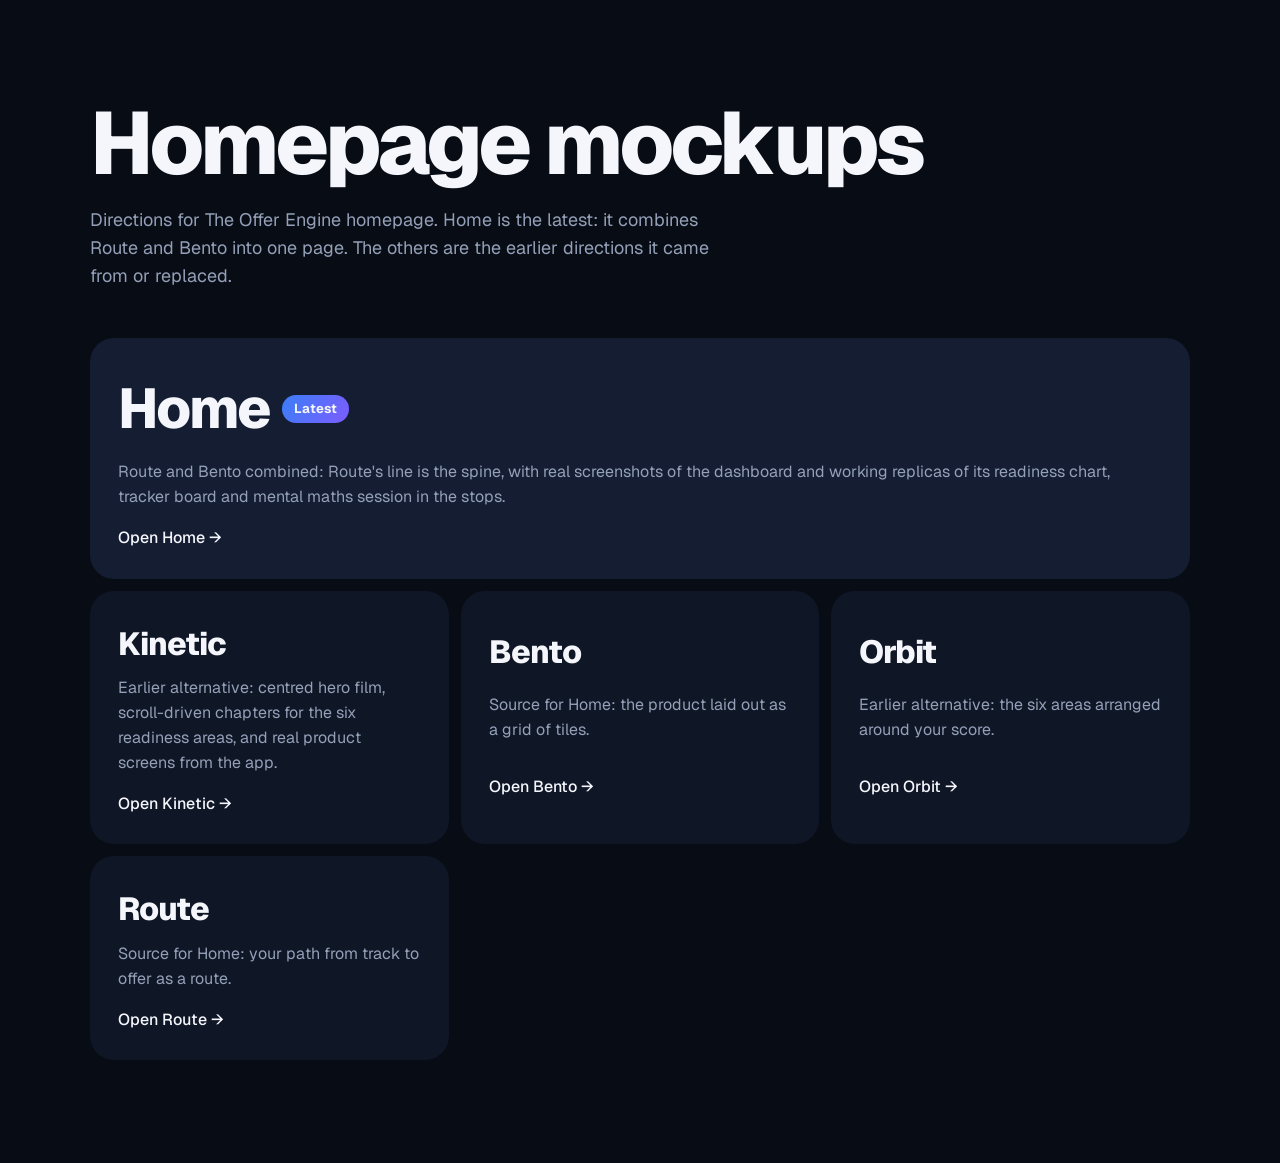
<file: index.html>
<!doctype html>
<html lang="en-GB">
<head>
<meta charset="utf-8">
<meta name="robots" content="noindex">
<meta name="viewport" content="width=device-width, initial-scale=1">
<title>The Offer Engine: homepage mockups</title>
<link rel="preconnect" href="https://fonts.googleapis.com">
<link href="https://fonts.googleapis.com/css2?family=Geist:wght@400;500;700;800&display=swap" rel="stylesheet">
<style>
  :root { --bg: #080c14; --s1: #0f1626; --s2: #141d31; --ink: #f4f6fb; --muted: #94a0b8; --accent: #3b7ef6; --violet: #7c5cff; --grad: linear-gradient(120deg, var(--accent), var(--violet)); color-scheme: dark; }
  * { box-sizing: border-box; margin: 0; }
  body { background: var(--bg); color: var(--ink); font: 16px/1.55 Geist, system-ui, sans-serif; padding: clamp(48px, 8vw, 112px) clamp(16px, 5vw, 64px); }
  main { max-width: 1100px; margin: 0 auto; }
  h1 { font-size: clamp(40px, 7vw, 88px); font-weight: 800; letter-spacing: -.045em; line-height: .95; }
  .lede { margin-top: 20px; max-width: 52ch; color: var(--muted); font-size: 18px; }
  ul { list-style: none; padding: 0; margin-top: 48px; display: grid; grid-template-columns: repeat(auto-fit, minmax(min(100%, 300px), 1fr)); gap: 12px; }
  a { display: grid; gap: 8px; height: 100%; padding: 28px; border-radius: 24px; background: var(--s1); color: inherit; text-decoration: none; transition: background .3s; }
  a:hover, a:focus-visible { background: var(--s2); }
  a:focus-visible { outline: 2px solid var(--accent); outline-offset: 3px; }
  h2 { font-size: 32px; font-weight: 800; letter-spacing: -.03em; display: flex; align-items: center; gap: 12px; flex-wrap: wrap; }
  .tag { font-size: 13px; font-weight: 700; letter-spacing: 0; padding: 4px 12px; border-radius: 99px; background: var(--grad); }
  p { color: var(--muted); }
  .go { margin-top: 8px; color: var(--ink); font-weight: 500; }
  .latest { grid-column: 1 / -1; background: var(--s2); }
  .latest h2 { font-size: clamp(40px, 5vw, 56px); }
</style>
</head>
<body>
<main>
  <h1>Homepage mockups</h1>
  <p class="lede">Directions for The Offer Engine homepage. Home is the latest: it combines Route and Bento into one page. The others are the earlier directions it came from or replaced.</p>
  <ul>
    <li style="grid-column:1/-1"><a class="latest" href="home.html"><h2>Home <span class="tag">Latest</span></h2><p>Route and Bento combined: Route's line is the spine, with real screenshots of the dashboard and working replicas of its readiness chart, tracker board and mental maths session in the stops.</p><span class="go">Open Home →</span></a></li>
    <li><a href="kinetic.html"><h2>Kinetic</h2><p>Earlier alternative: centred hero film, scroll-driven chapters for the six readiness areas, and real product screens from the app.</p><span class="go">Open Kinetic →</span></a></li>
    <li><a href="bento.html"><h2>Bento</h2><p>Source for Home: the product laid out as a grid of tiles.</p><span class="go">Open Bento →</span></a></li>
    <li><a href="orbit.html"><h2>Orbit</h2><p>Earlier alternative: the six areas arranged around your score.</p><span class="go">Open Orbit →</span></a></li>
    <li><a href="route.html"><h2>Route</h2><p>Source for Home: your path from track to offer as a route.</p><span class="go">Open Route →</span></a></li>
  </ul>
</main>
</body>
</html>
</file>
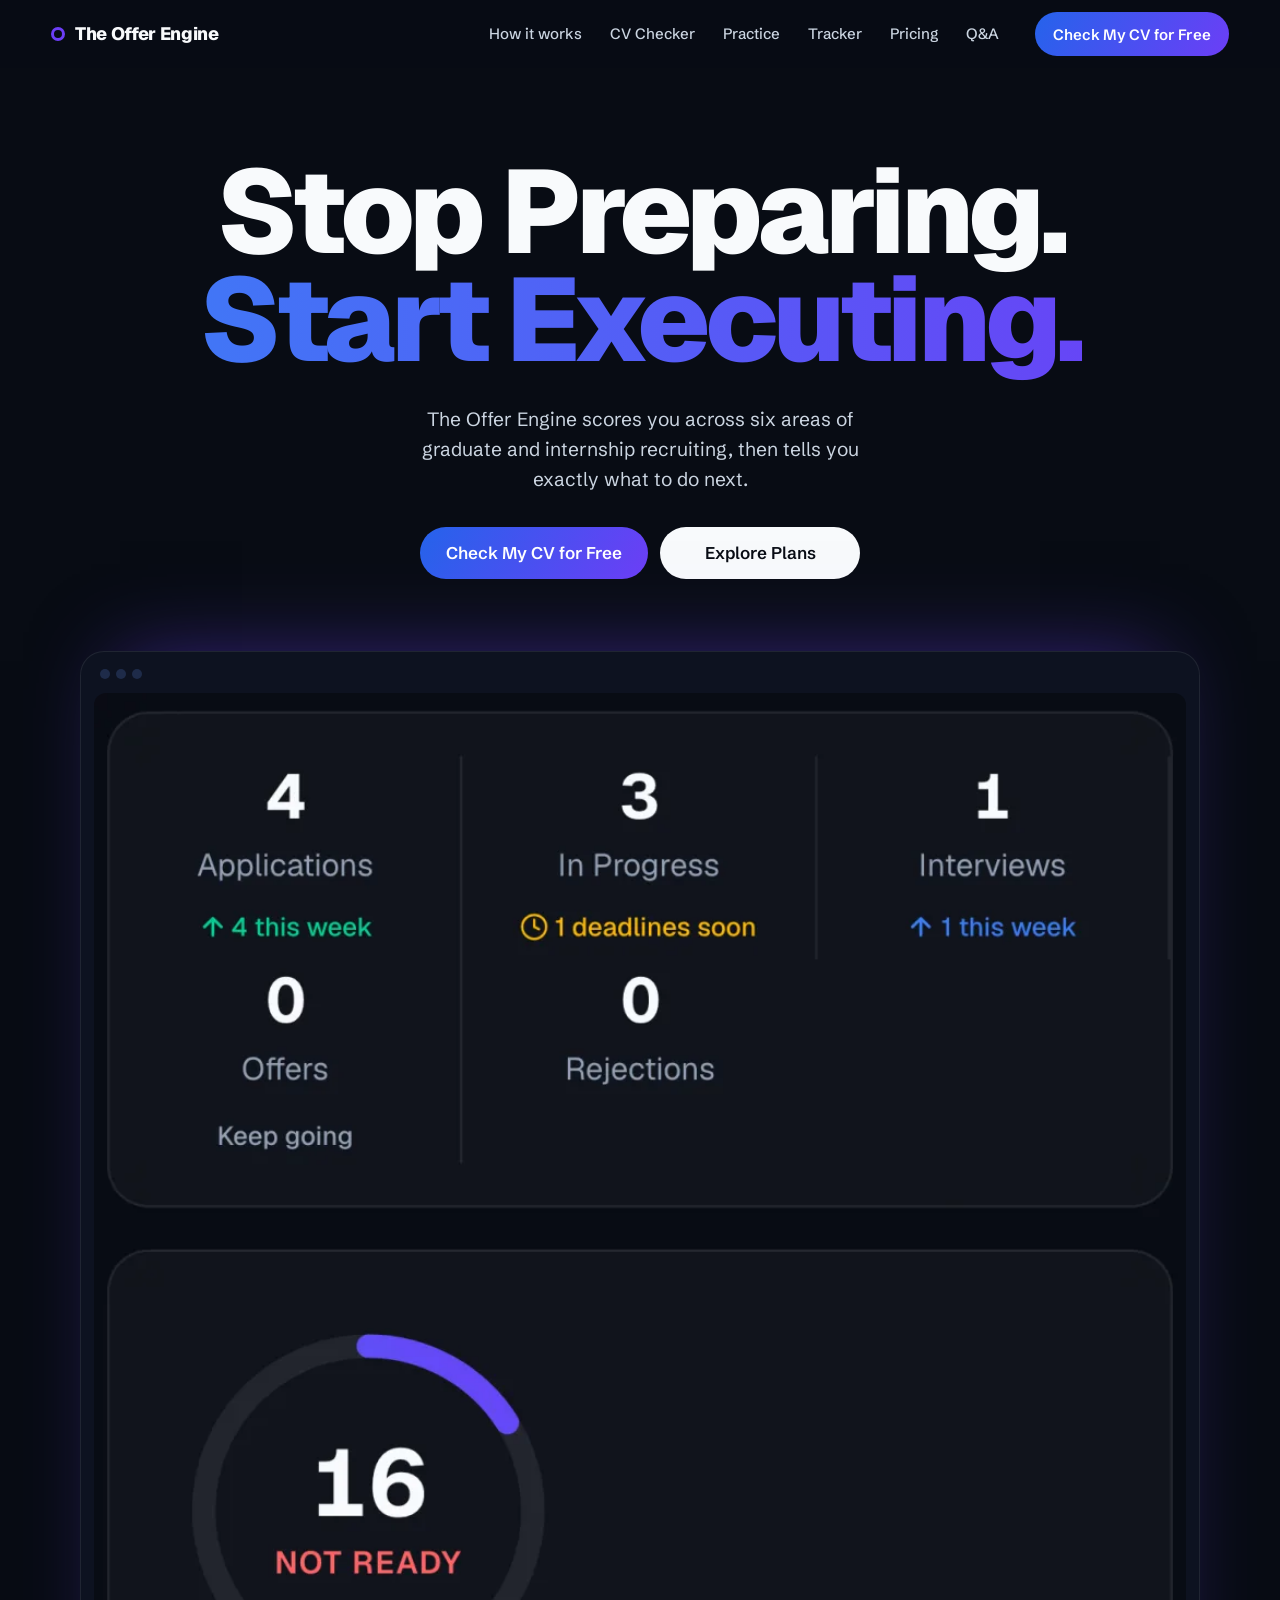
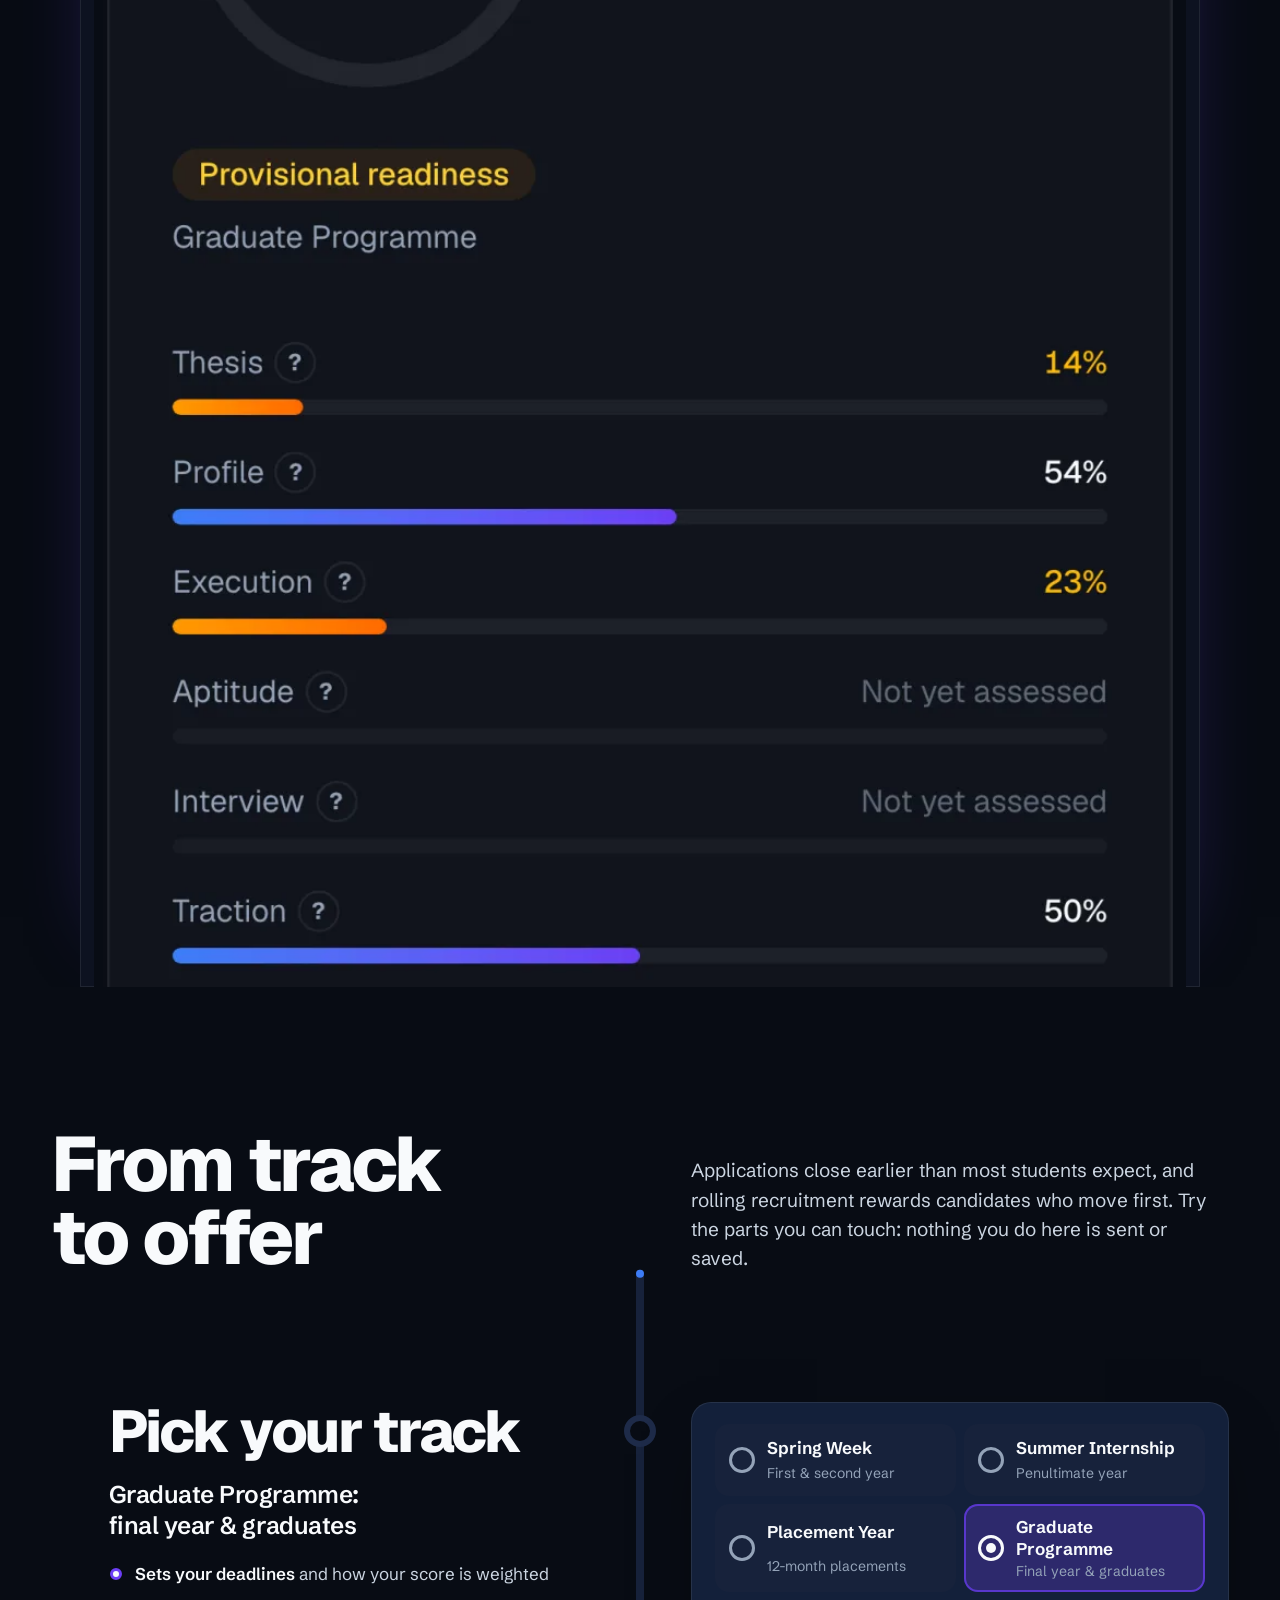
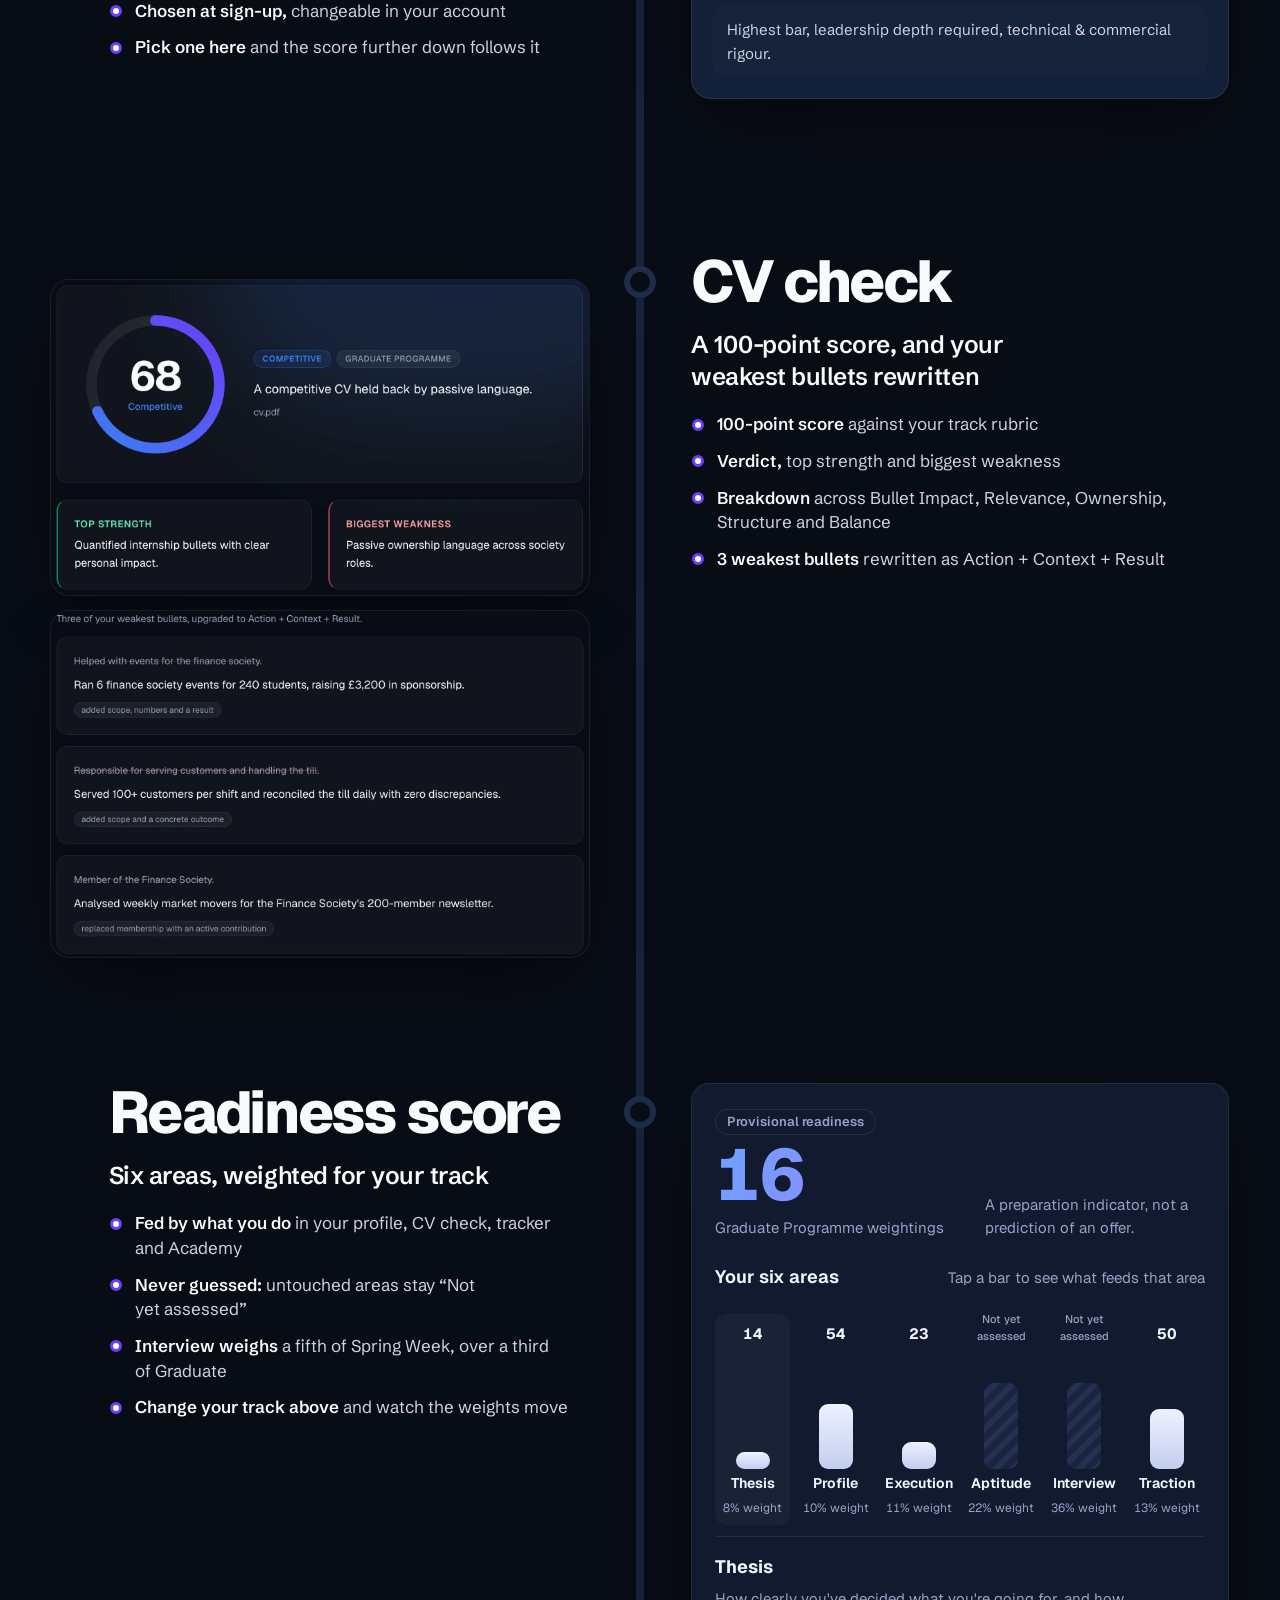
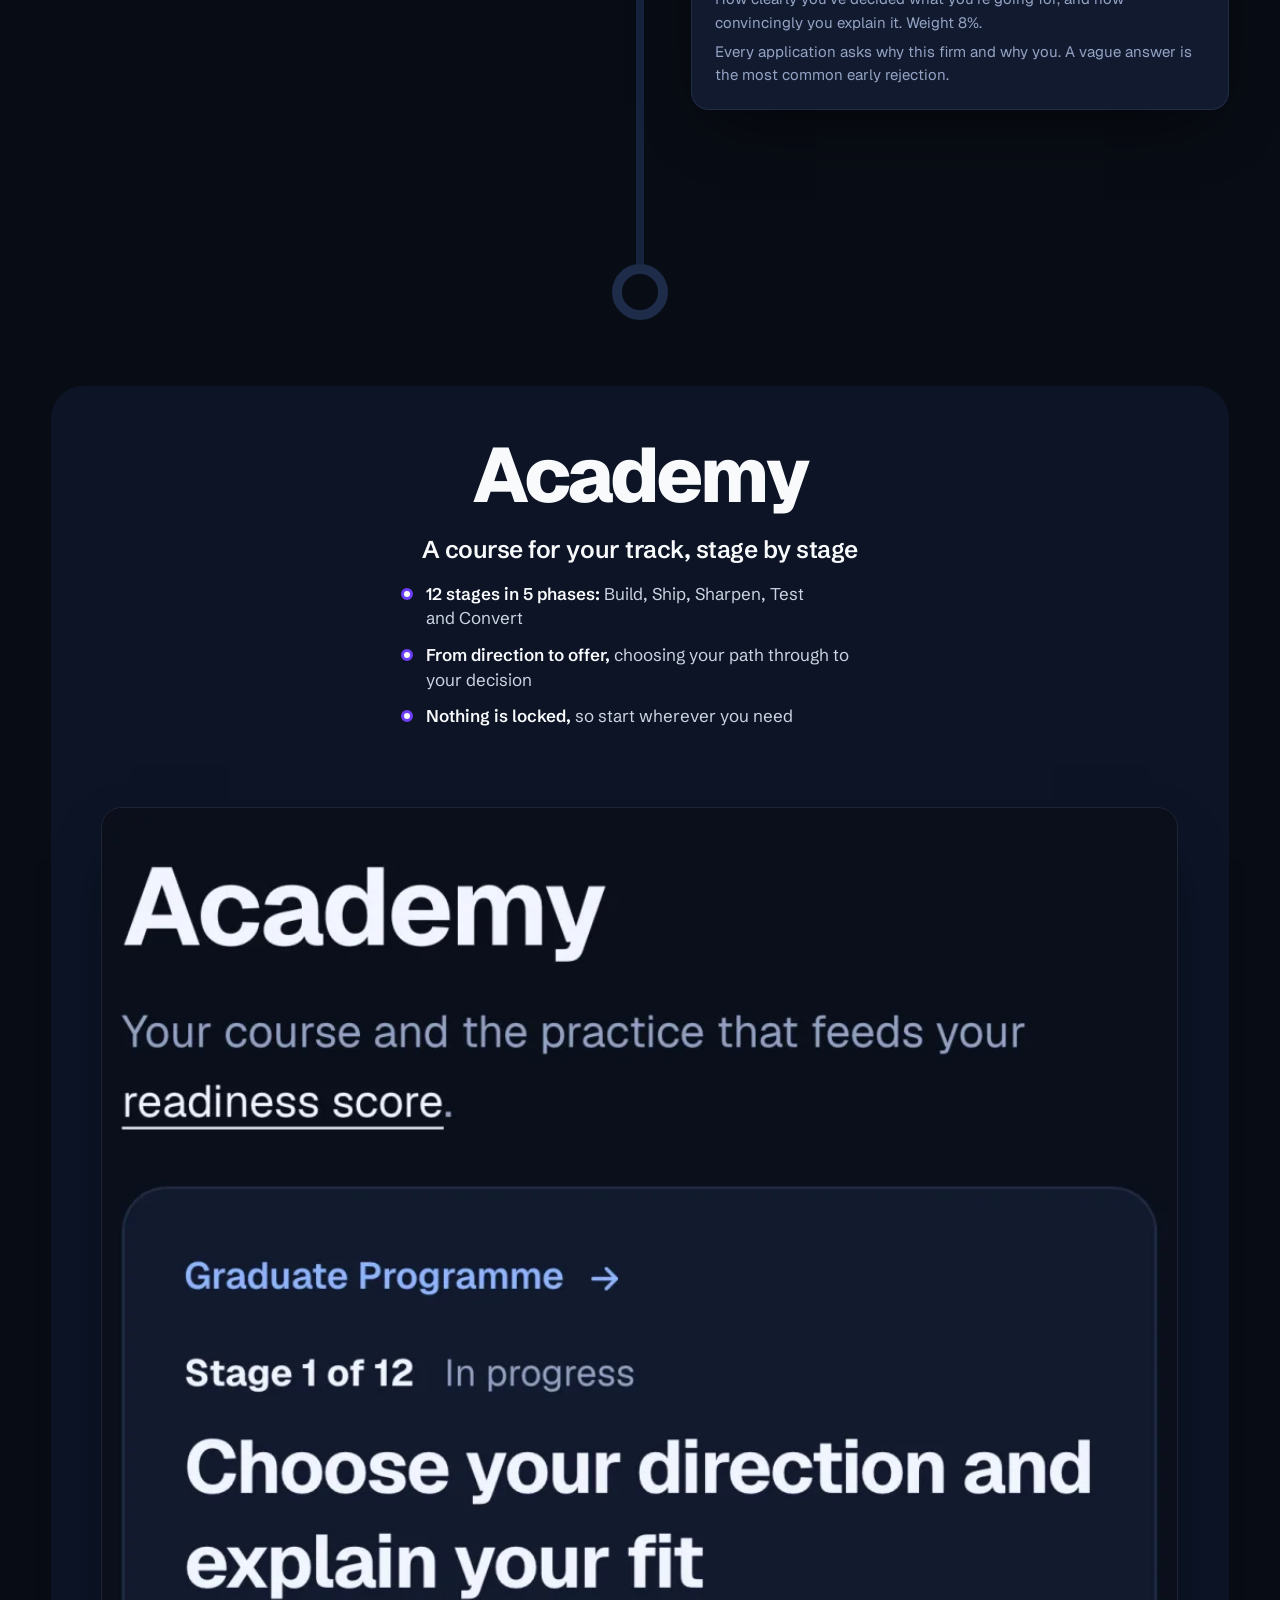
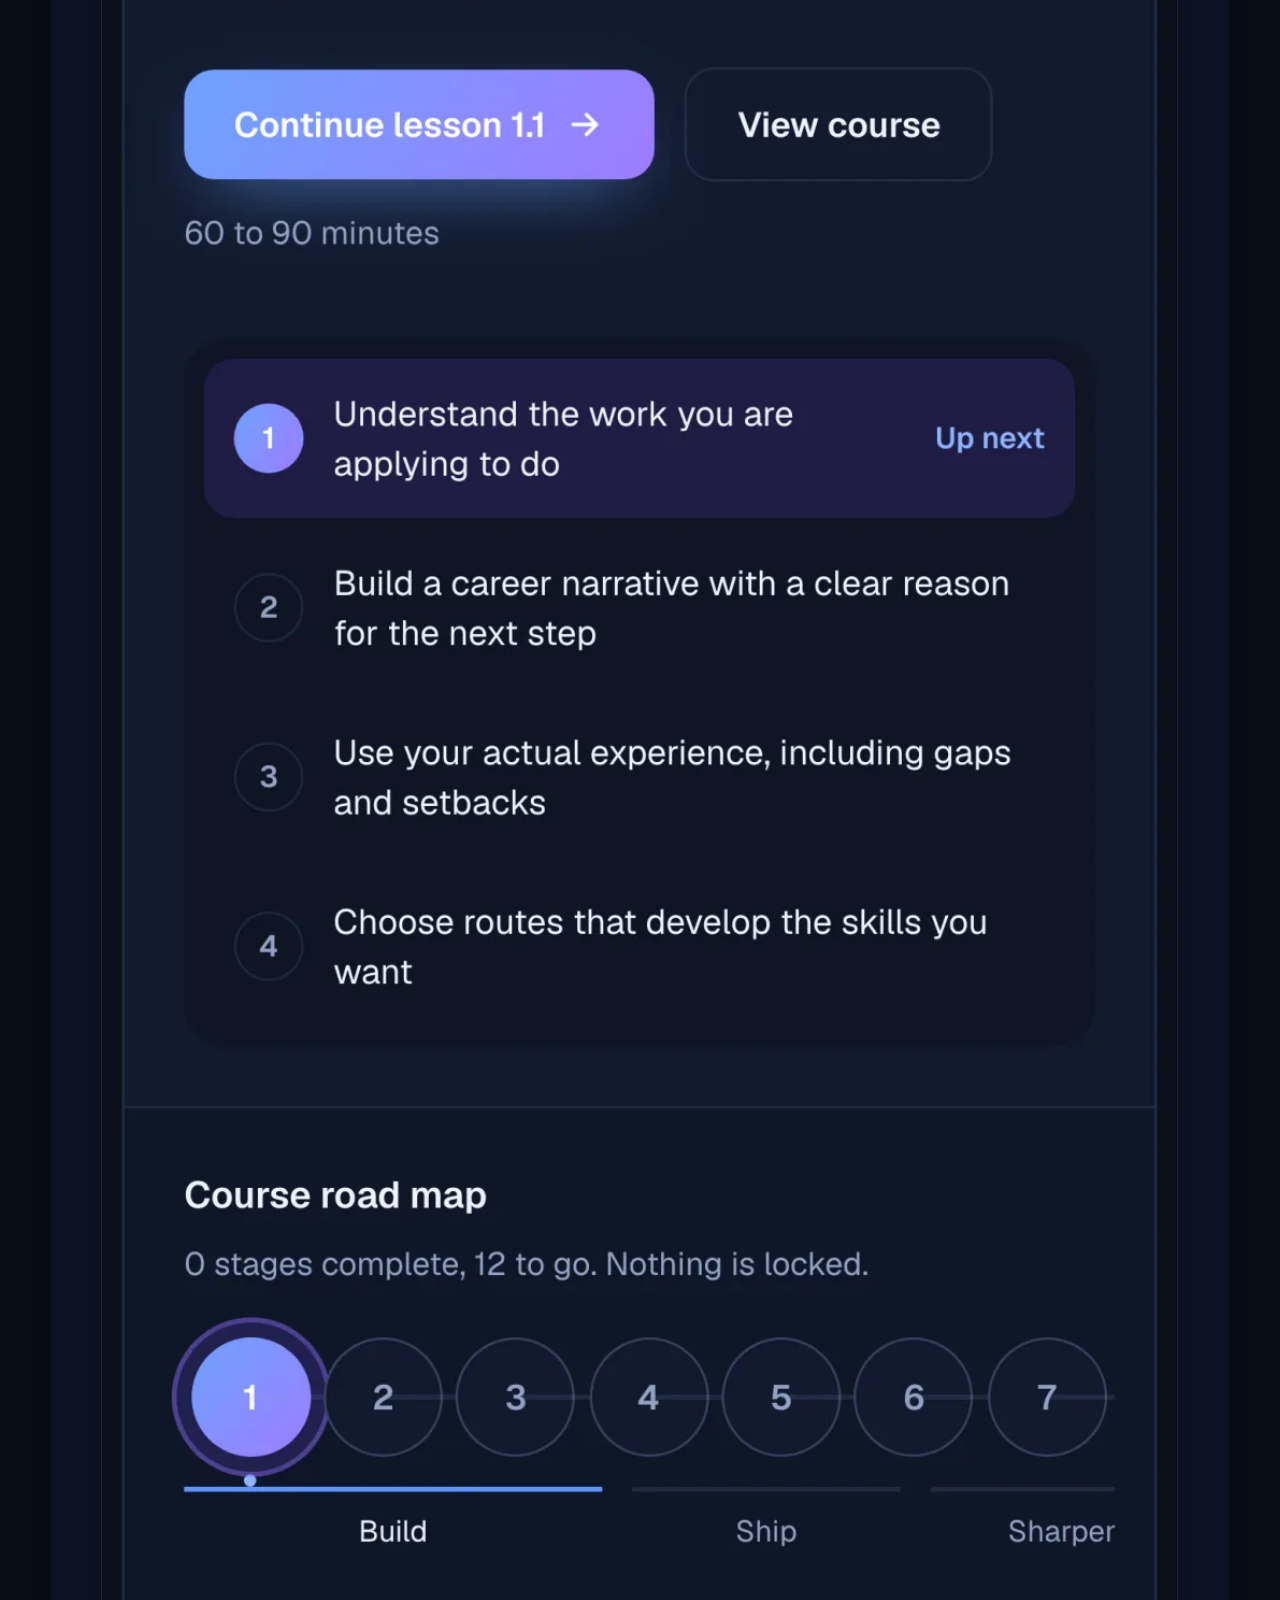
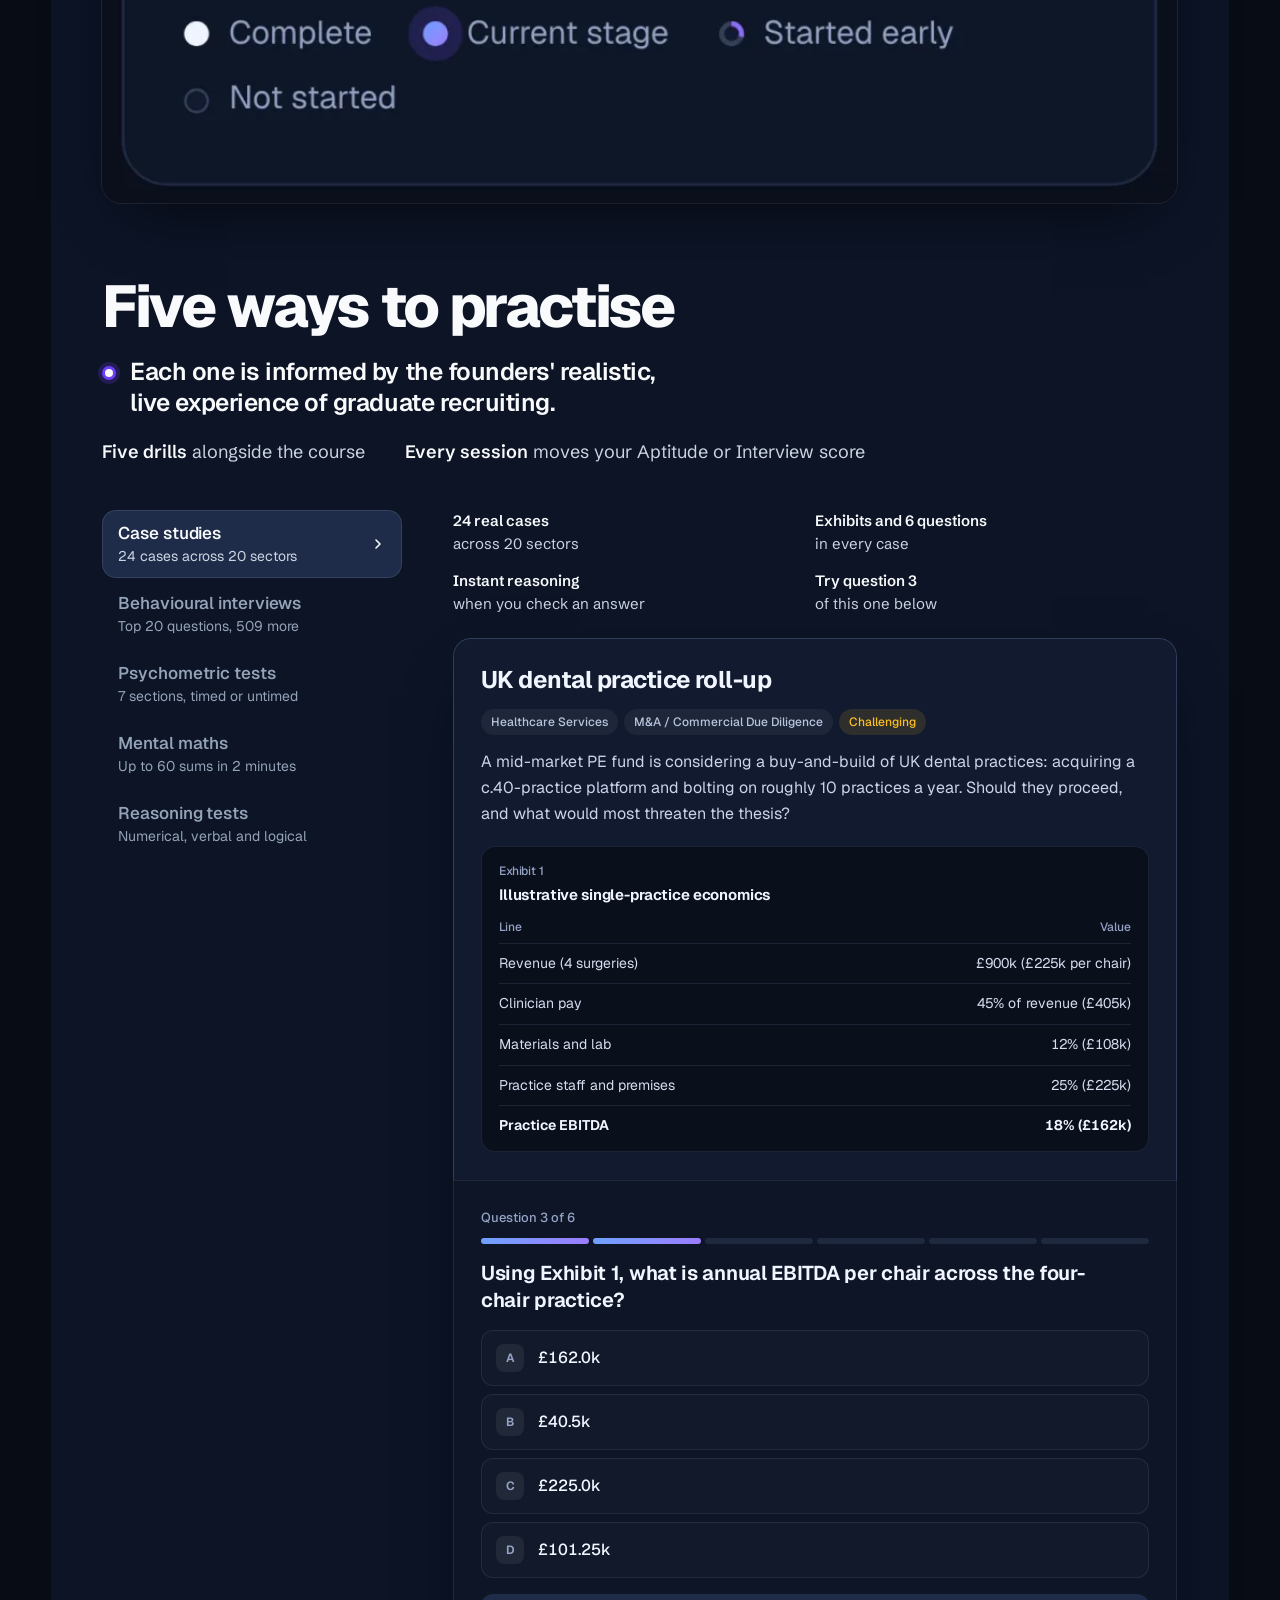
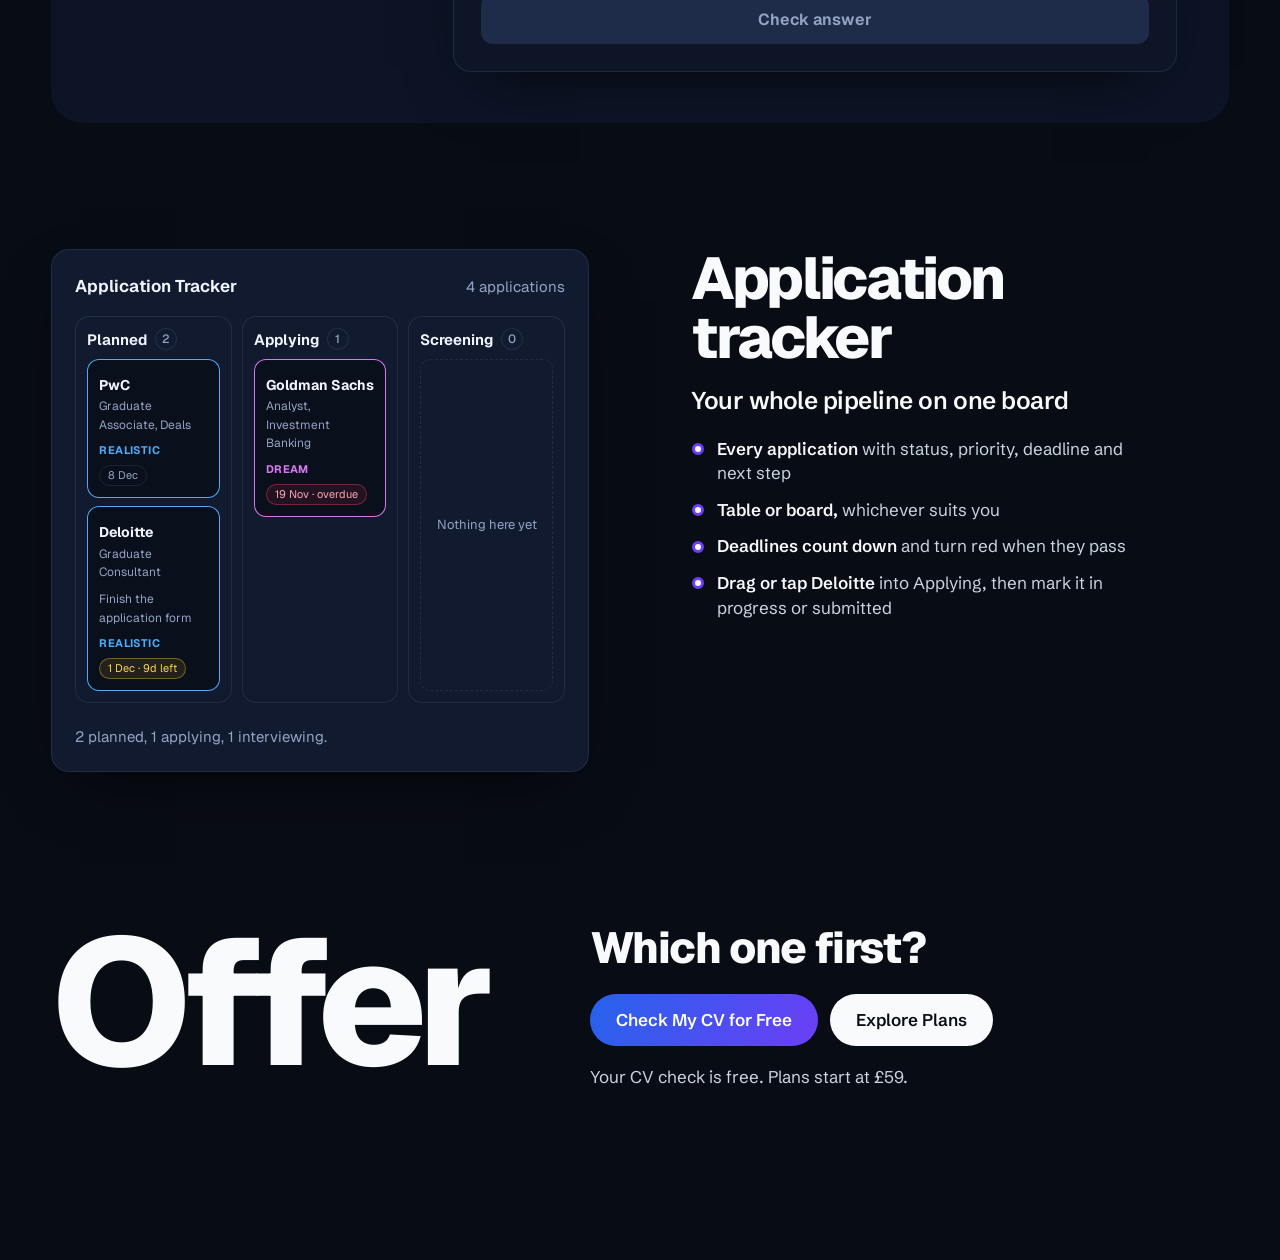
<file: home.html>
<!doctype html>
<html lang="en-GB">
<head>
<meta charset="utf-8">
<meta name="robots" content="noindex">
<meta name="viewport" content="width=device-width, initial-scale=1">
<title>The Offer Engine | Become offer ready</title>
<meta name="description" content="Score your CV, track every application and practise psychometric tests and case interviews. The Offer Engine shows you exactly what to do next to land a graduate or internship offer.">
<meta name="theme-color" content="#080c14">
<link rel="canonical" href="https://lukechester03.github.io/offer-mockups/home.html">
<link rel="icon" href="https://lukechester03.github.io/offer-mockups/assets/favicon.svg" type="image/svg+xml">
<link rel="icon" href="https://lukechester03.github.io/offer-mockups/assets/favicon-32.png" sizes="32x32" type="image/png">
<link rel="apple-touch-icon" href="https://lukechester03.github.io/offer-mockups/assets/apple-touch-icon.png">
<meta property="og:type" content="website">
<meta property="og:site_name" content="The Offer Engine">
<meta property="og:url" content="https://lukechester03.github.io/offer-mockups/home.html">
<meta property="og:title" content="The Offer Engine | Become offer ready">
<meta property="og:description" content="Score your CV, track every application and practise psychometric tests and case interviews, with a clear next step every week.">
<meta property="og:image" content="https://lukechester03.github.io/offer-mockups/assets/og-home.png">
<meta property="og:image:width" content="1200">
<meta property="og:image:height" content="630">
<meta property="og:image:alt" content="The Offer Engine: become offer ready. The dashboard shows a readiness score with its six areas.">
<meta property="og:locale" content="en_GB">
<meta name="twitter:card" content="summary_large_image">
<meta name="twitter:title" content="The Offer Engine | Become offer ready">
<meta name="twitter:description" content="Score your CV, track every application and practise psychometric tests and case interviews, with a clear next step every week.">
<meta name="twitter:image" content="https://lukechester03.github.io/offer-mockups/assets/og-home.png">
<meta name="twitter:image:alt" content="The Offer Engine: become offer ready. The dashboard shows a readiness score with its six areas.">
<link rel="preconnect" href="https://fonts.googleapis.com">
<link rel="preconnect" href="https://fonts.gstatic.com" crossorigin>
<!-- Geist sets the headings and the product replicas (it is the product's own font); Schibsted Grotesk the running text. -->
<link href="https://fonts.googleapis.com/css2?family=Schibsted+Grotesk:wght@400..700&family=Geist:wght@400..900&display=swap" rel="stylesheet">
<script>
document.documentElement.classList.add("js");
if (!matchMedia("(prefers-reduced-motion: reduce)").matches) document.documentElement.classList.add("m");
</script>
<style>
:root {
  --bg: #080c14; --bg-alt: #0d1220;
  --field: #0c1426; --s1: #111a2e; --s2: #13203a; --s3: #17223b; --s4: #1e2b49;
  --line: rgba(255, 255, 255, .08);
  --ink: #f8fafc; --muted: #94a3b8; --soft: #cbd5e1;
  --accent: #3b7ef6; --violet: #6c3ef6; --accent-soft: #8fb4ff;
  --good: #34d399; --bad: #fb7185;
  /* Button gradient: the blue end is darkened to #2563eb so white text is 5.17:1 at its weakest stop. */
  --grad: linear-gradient(120deg, #2563eb, var(--violet));
  --on-grad: #fff;
  --f: "Schibsted Grotesk", ui-sans-serif, system-ui, -apple-system, "Segoe UI", Roboto, sans-serif;
  --f-d: "Geist", ui-sans-serif, system-ui, -apple-system, "Segoe UI", Roboto, sans-serif;
  --f-ui: "Geist", ui-sans-serif, system-ui, -apple-system, "Segoe UI", Roboto, sans-serif;
  --m: clamp(16px, 4vw, 56px);
  --ease: cubic-bezier(.16, 1, .3, 1);
  /* Type scale, in rem so the reader's text size setting carries through. */
  --t-1: .875rem;                          /* 14  notes, keys */
  --t-2: 1.0625rem;                        /* 17  body */
  --t-3: 1.25rem;                          /* 20  lead, frame titles */
  --t-4: clamp(1.375rem, 1.9vw, 1.75rem);  /* 22–28  stop lead */
  --t-5: clamp(2.5rem, 4.6vw, 4rem);       /* 40–64  stop names */
  --t-6: clamp(2.75rem, 6vw, 5rem);        /* 44–80  section titles */
  --t-7: clamp(3.25rem, 10vw, 7.5rem);     /* 52–120 hero */
  --t-8: clamp(4.5rem, 14vw, 12.5rem);     /* 72–200 terminus */
  color-scheme: dark;
}
*, *::before, *::after { box-sizing: border-box; }
html { background: var(--bg); scrollbar-color: var(--s4) var(--bg); }
@media (prefers-reduced-motion: no-preference) { html { scroll-behavior: smooth; } }
body { margin: 0; background: var(--bg); color: var(--ink); font: 400 var(--t-2)/1.55 var(--f); -webkit-font-smoothing: antialiased; overflow-x: clip; }
h1, h2, h3, p, ol, ul, figure, blockquote { margin: 0; }
ol, ul { padding: 0; list-style: none; }
a { color: inherit; text-underline-offset: 4px; }
button, input { font: inherit; color: inherit; }
input { caret-color: var(--accent-soft); }
:focus-visible { outline: 3px solid var(--accent-soft); outline-offset: 3px; border-radius: 6px; }
::selection { background: var(--accent-soft); color: var(--bg); }
[id] { scroll-margin-top: 88px; }
[hidden] { display: none !important; }
.sr-only { position: absolute; width: 1px; height: 1px; overflow: hidden; clip: rect(0 0 0 0); white-space: nowrap; }
.num { font-variant-numeric: tabular-nums; }
.wrap { max-width: 1280px; margin-inline: auto; padding-inline: var(--m); }
.muted { color: var(--muted); }

/* ---------- Controls: every one presses (scale .97 on :active, instant) ---------- */
.btn { display: inline-flex; align-items: center; justify-content: center; gap: 8px; min-height: 52px; padding: 0 26px; border: 0; border-radius: 999px; cursor: pointer; background: var(--grad); color: var(--on-grad); text-decoration: none; font: 600 var(--t-2)/1 var(--f); transition: transform .3s var(--ease), background-color .2s, filter .2s; }
.btn:hover { filter: brightness(1.08); }
.btn--ink { background: var(--ink); color: var(--bg); }
.btn--ink:hover { background: #fff; filter: none; }
.btn--quiet { background: var(--s3); color: var(--ink); }
.btn--quiet:hover { background: var(--s4); filter: none; }
.btn--sm { min-height: 44px; padding: 0 18px; font-size: .9375rem; }
.btn:active, .opt:active, .link:active, .faq summary:active { transform: scale(.97); transition-duration: .1s; }
.link { display: inline-flex; align-items: center; min-height: 44px; padding: 0 4px; border: 0; background: none; color: var(--accent-soft); font-size: .9375rem; font-weight: 500; cursor: pointer; text-decoration: underline; text-underline-offset: 4px; transition: transform .3s var(--ease); }
.link:hover { color: var(--ink); }

/* ---------- Sticky nav: a translucent layer, content scrolls under, soft edge instead of a rule ---------- */
.nav { position: sticky; top: 0; z-index: 40; background: rgba(8, 12, 20, .8); -webkit-backdrop-filter: blur(20px) saturate(160%); backdrop-filter: blur(20px) saturate(160%); }
.nav::after { content: ""; position: absolute; left: 0; right: 0; top: 100%; height: 24px; pointer-events: none; background: linear-gradient(rgba(8, 12, 20, .5), transparent); opacity: 0; transition: opacity .3s; }
.nav.is-scrolled::after { opacity: 1; }
.nav__in { display: flex; align-items: center; gap: 16px; height: 68px; }
.mark { display: inline-flex; align-items: center; gap: 10px; min-height: 44px; font-family: var(--f-d); font-weight: 800; font-size: 1.125rem; letter-spacing: -.02em; text-decoration: none; flex: none; }
.mark i { width: 14px; height: 14px; border-radius: 50%; border: 3px solid var(--violet); }
.nav__links { display: flex; gap: 4px; margin-left: auto; font-size: .9375rem; }
.nav__links a { display: inline-flex; align-items: center; min-height: 44px; padding: 0 12px; border-radius: 999px; color: var(--soft); text-decoration: none; font-weight: 500; transition: color .2s, background-color .2s; }
.nav__links a:hover { color: var(--ink); background: rgba(255, 255, 255, .06); }
.nav__go { margin-left: 8px; }
@media (max-width: 960px) { .nav__links { display: none; } .nav__go { margin-left: auto; } .mnav-btn { display: inline-flex; } }
/* On a phone the hero's two buttons sit right under the nav, so the bar keeps just the name and the menu. */
@media (max-width: 600px) { .nav__go { display: none; } .nav[data-mnav] .mnav-btn { margin-left: auto; } }

/* ---------- Hero (Bento's): one headline, two actions, the product window above the fold ---------- */
.hero { position: relative; padding-block: clamp(48px, 7vw, 96px) 0; text-align: center; overflow: hidden; }
.hero::before { content: ""; position: absolute; left: 50%; top: 42%; width: min(1100px, 140vw); aspect-ratio: 2; transform: translateX(-50%); background: radial-gradient(closest-side, rgba(108, 62, 246, .3), rgba(59, 126, 246, .14) 55%, transparent); pointer-events: none; }
.hero__h { position: relative; font-family: var(--f-d); font-size: clamp(2.375rem, 9.2vw, 7.5rem); font-weight: 850; line-height: .92; letter-spacing: -.045em; text-wrap: balance; }
/* One sentence per line; the second in the accent gradient, as on the live site */
.hero__h > span { display: block; }
.hero__g { padding-bottom: .06em; background: linear-gradient(90deg, var(--accent), var(--violet)); -webkit-background-clip: text; background-clip: text; color: transparent; }
@media (prefers-contrast: more) { .hero__g { background: none; color: var(--ink); } }
.hero__p { position: relative; max-width: 38ch; margin: 24px auto 0; font-size: clamp(1.0625rem, 1.5vw, 1.3125rem); color: var(--soft); text-wrap: pretty; }
.hero__go { position: relative; display: flex; flex-wrap: wrap; justify-content: center; gap: 12px; margin-top: 32px; }
.hero__go .btn { min-width: 200px; }
.m .hero__h, .m .hero__p, .m .hero__go { animation: rise .9s var(--ease) backwards; }
.m .hero__p { animation-delay: .08s; }
.m .hero__go { animation-delay: .16s; }
@keyframes rise { from { opacity: 0; transform: translateY(24px); } }

/* Product window: a real screenshot of the dashboard, framed. Always visible. */
.win { position: relative; margin: clamp(40px, 6vw, 72px) auto 0; max-width: 1120px; border-radius: 24px 24px 0 0; background: var(--bg-alt); box-shadow: inset 0 0 0 1px var(--line), 0 -30px 80px -40px rgba(108, 62, 246, .5); padding: 14px 14px 0; text-align: left; }
.win__bar { display: flex; gap: 6px; padding: 4px 6px 14px; }
.win__bar i { width: 10px; height: 10px; border-radius: 50%; background: var(--s4); }
.win picture, .win img { display: block; width: 100%; height: auto; border-radius: 12px 12px 0 0; }
/* Phones get the dashboard as it looks on a phone (sidebar closed), at its own aspect ratio, so the score and
   stats read at full size instead of a shrunken desktop. The ratio is set here too, not only on <source>,
   so no browser falls back to the desktop shape and squeezes it. */
@media (max-width: 680px) {
  .win { max-width: 440px; padding: 10px 10px 0; }
  .win img { aspect-ratio: 1000 / 1735; object-fit: cover; object-position: top; }
  .hero__go .btn { flex: 1 1 100%; }
}

/* Real screenshots inside a stop */
.shot { margin: 0; }
.shot img { display: block; width: 100%; height: auto; border-radius: 18px; box-shadow: 0 0 0 1px var(--line), 0 24px 64px -28px rgba(0, 0, 0, .8); background: #0a0f1c; }
.shot picture { display: block; }
.shot + .shot { margin-top: 16px; }

/* ---------- The route: one scroll-drawn line, a stop per feature, each stop's demo beside it ---------- */
.route { position: relative; padding-block: clamp(96px, 11vw, 160px) clamp(16px, 2vw, 32px); }
.route__intro { position: relative; z-index: 1; display: grid; grid-template-columns: 1fr 1fr; gap: 32px clamp(64px, 8vw, 128px); align-items: end; margin-bottom: clamp(32px, 4vw, 56px); }
.route__h { font-family: var(--f-d); font-size: var(--t-6); font-weight: 800; line-height: .95; letter-spacing: -.04em; text-wrap: balance; }
.route__p { color: var(--soft); font-size: 1.1875rem; max-width: 46ch; }

.track { position: absolute; inset: 0; width: 100%; height: 100%; pointer-events: none; overflow: visible; }
.track .ghost { fill: none; stroke: var(--s3); stroke-width: 8; stroke-linecap: round; stroke-linejoin: round; }
.track .live { fill: none; stroke: url(#routeGrad); stroke-width: 8; stroke-linecap: round; stroke-linejoin: round; }
.track .head { fill: var(--ink); stroke: var(--violet); stroke-width: 4; }

/* Stops alternate sides of one straight line down the middle: the text hugs the line, the demo sits across it.
   The line ends at the Academy; the stops after it (stop--off) keep the two columns but have no line or dot. */
.stop { --pad: clamp(48px, 6vw, 88px); --lane: 50%; position: relative; z-index: 1; max-width: 1280px; margin-inline: auto; padding: var(--pad) var(--m); display: grid; grid-template-columns: minmax(0, 1fr) minmax(0, 1fr); column-gap: clamp(64px, 8vw, 128px); align-items: start; }
.stop[data-side="l"] > .stop__text { justify-self: end; }
.stop[data-side="r"] > .stop__text { grid-column: 2; grid-row: 1; }
.stop[data-side="r"] > :last-child { grid-column: 1; grid-row: 1; }
.stop--off[data-side="l"] > .stop__text { justify-self: start; }
.stop__dot { position: absolute; top: calc(var(--pad) + var(--t-5) * .5); left: var(--lane); width: 32px; height: 32px; margin: -16px 0 0 -16px; border-radius: 50%; background: var(--bg); border: 6px solid var(--s4); transition: border-color .4s, background-color .4s, scale .5s var(--ease); }
.stop.is-on .stop__dot { border-color: var(--violet); background: var(--ink); scale: 1.12; }
.stop__text { max-width: 30rem; }
.stop__name { font-family: var(--f-d); font-size: var(--t-5); font-weight: 800; letter-spacing: -.04em; line-height: 1; text-wrap: balance; }
.stop__lead { margin-top: 18px; font-size: var(--t-4); font-weight: 600; letter-spacing: -.02em; line-height: 1.3; text-wrap: balance; }
.stop__text p:not(.stop__lead), .aca__head p:not(.stop__lead), .aca__ph p { margin-top: 12px; color: var(--soft); text-wrap: pretty; }

/* The Academy: the line's terminus. It runs down the middle into a larger ringed stop just above the panel, the
   Academy heading sits centred under it, and the panel itself takes the full width of the screen. */
.stop--wide { --tr: 28px; display: block; max-width: none; }
.stop--wide .stop__dot { top: calc(var(--pad) + var(--tr)); width: calc(var(--tr) * 2); height: calc(var(--tr) * 2); margin: calc(var(--tr) * -1) 0 0 calc(var(--tr) * -1); border-width: 10px; }
.stop--wide .stop__dot::after { content: ""; position: absolute; inset: -14px; border-radius: 50%; box-shadow: inset 0 0 0 2px color-mix(in srgb, var(--violet) 55%, transparent); opacity: 0; scale: .7; transition: opacity .5s, scale .6s var(--ease); }
.stop--wide.is-on .stop__dot::after { opacity: 1; scale: 1; }
.stop--wide .aca { margin-top: calc(var(--tr) * 2 + clamp(24px, 3vw, 40px)); }
.aca { container-type: inline-size; max-width: 1760px; margin-inline: auto; padding: clamp(20px, 4vw, 64px); border-radius: 32px; background: var(--field); }
.aca__head { display: grid; justify-items: center; gap: 20px; max-width: 46rem; margin-inline: auto; text-align: center; }
.aca__head .stop__name { font-size: var(--t-6); }
.aca__head .stop__lead { margin-top: 0; }
.aca__course { margin-top: clamp(32px, 4vw, 56px); }
.aca__course img { border-radius: 20px; }
.aca__prac { margin-top: clamp(64px, 8vw, 128px); display: grid; gap: clamp(28px, 3.5vw, 56px); }
/* One heading with a short intro: stacked on narrow panels, then heading left and intro right on one baseline,
   the two outer edges lining up with the nav and the demo below. */
.aca__ph { display: grid; gap: 16px; }
.aca__ph h4 { margin: 0; font-family: var(--f-d); font-size: var(--t-5); font-weight: 800; letter-spacing: -.04em; line-height: 1; text-wrap: balance; }
.aca__ph p { margin: 0; max-width: 32rem; color: var(--soft); font-size: 1.125rem; line-height: 1.5; }
/* The founders' line: a statement right under the heading, marked with the route's ringed stop */
.aca__ph .aca__claim { display: flex; gap: 14px; max-width: 34ch; margin-top: 20px; color: var(--ink); font: 600 var(--t-4)/1.3 var(--f-d); letter-spacing: -.02em; text-wrap: pretty; }
.aca__claim::before { content: ""; flex: none; width: 14px; height: 14px; margin-top: .42em; border-radius: 50%; border: 3px solid var(--violet); background: var(--ink); box-shadow: 0 0 0 4px rgba(108, 62, 246, .22); }

/* A product fragment: the only framed thing on the page, because the product has frames. Always visible. */
.ui { position: relative; background: var(--s2); border-radius: 20px; padding: 22px; box-shadow: inset 0 0 0 1px var(--line), 0 24px 64px -28px rgba(0, 0, 0, .7); }
.ui__row { display: flex; justify-content: space-between; align-items: baseline; gap: 6px 12px; flex-wrap: wrap; }
.ui__t { font-size: var(--t-3); font-weight: 650; letter-spacing: -.01em; }
.ui__l { color: var(--muted); font-size: .9375rem; }
.ui__foot { display: flex; flex-wrap: wrap; align-items: center; justify-content: space-between; gap: 8px 16px; margin-top: 16px; }
.out { min-height: 1.55em; font-size: .9375rem; color: var(--soft); }
.out.ok { color: var(--good); }
.out.no { color: var(--bad); }

/* Departs: the one track picker (a page control, read by the readiness replica) */
.picks { display: grid; grid-template-columns: repeat(2, minmax(0, 1fr)); gap: 8px; margin-top: 16px; border: 0; padding: 0; min-width: 0; }
.opt { position: relative; display: grid; grid-template-columns: auto 1fr; gap: 2px 12px; align-items: center; min-height: 72px; padding: 12px 14px; border-radius: 14px; background: var(--s3); cursor: pointer; transition: background-color .25s, box-shadow .25s, transform .3s var(--ease); }
.opt:hover { background: var(--s4); }
.opt input { position: absolute; inset: 0; opacity: 0; margin: 0; cursor: pointer; }
.opt__sw { grid-row: span 2; width: 26px; height: 26px; border-radius: 50%; border: 3px solid var(--muted); display: grid; place-items: center; transition: border-color .25s; }
.opt__sw::after { content: ""; width: 10px; height: 10px; border-radius: 50%; background: var(--ink); scale: 0; transition: scale .35s var(--ease); }
.opt b { font-weight: 650; line-height: 1.3; }
.opt small { color: var(--muted); font-size: var(--t-1); line-height: 1.3; }
.opt:has(input:checked) { background: color-mix(in srgb, var(--violet) 26%, var(--s3)); box-shadow: inset 0 0 0 2px color-mix(in srgb, var(--violet) 70%, transparent); }
.opt:has(input:checked) .opt__sw { border-color: var(--ink); }
.opt:has(input:checked) .opt__sw::after { scale: 1; }
.opt:has(input:focus-visible) { outline: 3px solid var(--accent-soft); outline-offset: 2px; }
/* Key points: stop copy as one short scannable list, each point marked with a small route stop */
.keys { display: grid; gap: 12px; max-width: 30rem; margin: 20px 0 0; padding: 0; list-style: none; }
.keys li { position: relative; padding-left: 26px; color: var(--soft); line-height: 1.45; text-wrap: pretty; }
.keys li::before { content: ""; position: absolute; left: 1px; top: calc(.725em - 6px); width: 12px; height: 12px; box-sizing: border-box; border-radius: 50%; border: 3px solid var(--violet); background: var(--ink); }
.keys b { color: var(--ink); font-weight: 600; }
.aca__head .keys { width: fit-content; margin: 16px auto 0; text-align: left; }
/* The intro sits under the founders' line as one plain row: no markers, so the founders' ring stays the only one here */
.aca__ph .keys { display: flex; flex-wrap: wrap; gap: 8px 40px; max-width: none; margin: 4px 0 0; font-size: 1.125rem; }
.aca__ph .keys li { padding-left: 0; }
.aca__ph .keys li::before { content: none; }
.keys--pane { grid-template-columns: repeat(2, minmax(0, 1fr)); gap: 16px 0; max-width: none; margin: 0 0 8px; font-size: .9375rem; }
.keys--pane li { display: grid; align-content: start; gap: 2px; padding: 0 24px 0 0; line-height: 1.4; }
.keys--pane li::before { content: none; }
@container (min-width: 760px) { .keys--pane { grid-template-columns: repeat(4, minmax(0, 1fr)); } }
.pts { margin-top: 14px; padding: 12px 14px; border-radius: 12px; background: var(--s3); font-size: .9375rem; color: var(--soft); }

/* Replicas of the real dashboard (website/app/dashboard), drawn with its v2 tokens */
.v2 { --v2-bg: #0a0f1c; --v2-panel: #111a2e; --v2-border: rgba(150, 172, 222, .13); --v2-text: #f1f5ff; --v2-muted: #94a3c4; --v2-blue: #5b95ff; --v2-violet: #8f6bff; --v2-good: #34d399; --v2-bad: #fb7185; --v2-warn: #fbbf24; --v2-grad: linear-gradient(120deg, #6ea2ff, #9d7cff);
  position: relative; font-family: var(--f-ui); background: var(--v2-panel); color: var(--v2-text); border-radius: 18px; padding: 24px; box-shadow: inset 0 0 0 1px var(--v2-border), 0 24px 64px -28px rgba(0, 0, 0, .8); }
.v2 .muted, .v2-small { color: var(--v2-muted); font-size: .9375rem; }
.v2-chip { display: inline-flex; align-items: center; padding: 3px 12px; border-radius: 999px; box-shadow: inset 0 0 0 1px var(--v2-border); font-size: .8125rem; font-weight: 600; color: var(--v2-muted); }
.v2-btn { display: inline-flex; align-items: center; justify-content: center; min-height: 44px; padding: 0 18px; border: 0; border-radius: 12px; background: transparent; box-shadow: inset 0 0 0 1px var(--v2-border); color: var(--v2-text); font-weight: 600; font-size: .9375rem; cursor: pointer; transition: background-color .2s, transform .3s var(--ease); }
.v2-btn:hover { background: rgba(255, 255, 255, .05); }
.v2-btn--solid { background: var(--v2-blue); box-shadow: none; color: #08101f; }
.v2-btn--solid:hover { background: #79a9ff; }
.v2-btn:active { transform: scale(.97); transition-duration: .1s; }

/* Readiness: "Your six areas" */
.rd__top { display: flex; flex-wrap: wrap; align-items: flex-end; justify-content: space-between; gap: 8px 24px; }
.rd__n { margin-top: 8px; font-size: 4.5rem; font-weight: 800; letter-spacing: -.05em; line-height: .9; background: var(--v2-grad); -webkit-background-clip: text; background-clip: text; color: transparent; }
.rd__w { margin-top: 8px; }
.rd__h { margin-top: 24px; display: flex; justify-content: space-between; align-items: baseline; gap: 8px; flex-wrap: wrap; font-weight: 650; font-size: 1.125rem; }
.bars { display: grid; grid-template-columns: repeat(6, minmax(0, 1fr)); gap: 8px; margin-top: 12px; align-items: end; }
.bar { display: grid; justify-items: center; gap: 4px; padding: 8px 2px; border: 0; border-radius: 12px; background: none; cursor: pointer; text-align: center; transition: background-color .2s, transform .3s var(--ease); }
.bar:hover, .bar[aria-expanded="true"] { background: rgba(255, 255, 255, .04); }
.bar:active { transform: scale(.97); transition-duration: .1s; }
.bar__v { font-weight: 700; font-size: .9375rem; }
.bar__col { display: flex; align-items: flex-end; height: 120px; }
.bar__col i { display: block; width: 34px; border-radius: 9px; background: linear-gradient(#eef2ff, #c3cdee); }
.bar.na .bar__v { font-weight: 500; font-size: .6875rem; color: var(--v2-muted); }
.bar.na .bar__col i { height: 72%; background: repeating-linear-gradient(135deg, #1a2440 0 6px, #24304f 6px 12px); }
.bar__n { font-weight: 650; font-size: .875rem; }
.bar__w { font-size: .75rem; color: var(--v2-muted); }
.rd__panel { margin-top: 12px; padding-top: 16px; box-shadow: 0 -1px 0 var(--v2-border); }
.rd__panel b { font-size: 1.125rem; }
.rd__panel p { margin-top: 6px; color: var(--v2-muted); font-size: .9375rem; }

/* Tracker: the real board */
.bd { display: grid; grid-auto-flow: column; grid-auto-columns: calc((100% - 20px) / 3); gap: 10px; margin-top: 16px; overflow-x: auto; overscroll-behavior-x: contain; scroll-snap-type: x mandatory; padding-bottom: 6px; scrollbar-color: var(--v2-border) transparent; }
.col { scroll-snap-align: start; min-height: 260px; display: flex; flex-direction: column; gap: 8px; padding: 12px; border-radius: 14px; box-shadow: inset 0 0 0 1px var(--v2-border); transition: background-color .2s, box-shadow .2s; }
.col.is-over { background: rgba(91, 149, 255, .08); box-shadow: inset 0 0 0 2px var(--v2-blue); }
.col__h { display: flex; align-items: center; gap: 8px; font-weight: 650; font-size: .9375rem; }
.col__h span { display: inline-grid; place-items: center; min-width: 22px; height: 22px; padding: 0 6px; border-radius: 999px; box-shadow: inset 0 0 0 1px var(--v2-border); font-size: .75rem; font-weight: 500; color: var(--v2-muted); }
.col__empty { flex: 1; display: grid; place-items: center; border-radius: 10px; border: 1px dashed var(--v2-border); color: var(--v2-muted); font-size: .8125rem; }
.col:has(.ac) .col__empty { display: none; }
.ac { position: relative; z-index: 2; display: grid; gap: 8px; width: 100%; padding: 12px; border: 0; border-radius: 12px; background: var(--v2-bg); box-shadow: inset 0 0 0 1px var(--pc); color: var(--v2-text); text-align: left; font: inherit; }
.ac[data-p="realistic"] { --pc: #4dabf7; }
.ac[data-p="dream"] { --pc: #da77f2; }
.ac b { font-size: .875rem; line-height: 1.3; }
.ac small { display: block; font-size: .75rem; color: var(--v2-muted); }
.ac .ns { font-size: .75rem; color: var(--v2-muted); }
.ac__m { display: flex; flex-wrap: wrap; align-items: center; gap: 6px; }
.ac__p { font-size: .6875rem; font-weight: 700; letter-spacing: .04em; text-transform: uppercase; color: var(--pc); }
.dl { display: inline-flex; padding: 1px 8px; border-radius: 999px; border: 1px solid var(--v2-border); font-size: .6875rem; color: var(--v2-muted); white-space: nowrap; }
.dl--soon { border-color: rgba(251, 191, 36, .4); background: rgba(251, 191, 36, .1); color: #fcd34d; }
.dl--over { border-color: rgba(244, 63, 94, .4); background: rgba(244, 63, 94, .1); color: #fda4af; }
.ac--drag { cursor: grab; touch-action: none; user-select: none; -webkit-user-select: none; transition: scale .35s var(--ease), box-shadow .35s var(--ease); }
.ac--drag.is-lifted { z-index: 10; cursor: grabbing; scale: 1.05; box-shadow: inset 0 0 0 1px var(--pc), 0 18px 36px -10px rgba(0, 0, 0, .8), 0 4px 10px rgba(0, 0, 0, .4); }
.ac--drag.is-flying { z-index: 10; }
.pick { position: absolute; inset: 0; z-index: 20; display: grid; place-items: center; padding: 16px; border-radius: inherit; background: rgba(5, 8, 16, .62); }
.pick[hidden] { display: none; }
.pick__in { width: min(340px, 100%); padding: 20px; border-radius: 16px; background: #1a2338; box-shadow: inset 0 0 0 1px var(--v2-border), 0 24px 60px -12px rgba(0, 0, 0, .8); transform-origin: var(--ox, 50%) var(--oy, 50%); }
.m .pick:not([hidden]) .pick__in { animation: pop .4s var(--ease); }
@keyframes pop { from { opacity: 0; scale: .92; } }
.pick__t { font-weight: 650; }
.pick fieldset { border: 0; padding: 0; margin: 14px 0 0; display: grid; gap: 4px; }
.pick legend { padding: 0; font-size: .875rem; font-weight: 600; margin-bottom: 6px; }
.pick label { display: flex; align-items: center; gap: 10px; min-height: 40px; cursor: pointer; }
.pick input { width: 18px; height: 18px; accent-color: var(--v2-blue); }
.pick__go { display: flex; justify-content: flex-end; gap: 8px; margin-top: 16px; }

/* Case studies: the real case interview (website/.../interviews/cases/[case]/CaseInterview.tsx) */
/* The case demo: the brief on the panel, the question on a darker inset, one clear primary action */
.v2.cs { display: grid; padding: 0; overflow: hidden; }
.v2.cs::after { content: ""; position: absolute; inset: 0; z-index: 1; border-radius: inherit; box-shadow: inset 0 0 0 1px var(--v2-border); pointer-events: none; }
.cs__q { box-shadow: inset 0 1px 0 var(--v2-border); }
.cs__brief { display: grid; gap: 14px; align-content: start; padding: 28px; }
.cs__t { font-size: 1.5rem; font-weight: 700; letter-spacing: -.022em; line-height: 1.2; text-wrap: balance; }
.cs__tags { display: flex; flex-wrap: wrap; gap: 6px; }
.cs__tags li { padding: 4px 10px; border-radius: 999px; background: rgba(255, 255, 255, .055); font-size: .75rem; font-weight: 500; color: #b8c4de; }
.cs__tags li:last-child { background: rgba(251, 191, 36, .12); color: var(--v2-warn); }
.cs__p { max-width: 60ch; font-size: 1rem; line-height: 1.6; color: #c9d3ea; text-wrap: pretty; }
.cs__ex { margin-top: 6px; padding: 16px 18px 6px; border-radius: 14px; background: var(--v2-bg); box-shadow: inset 0 0 0 1px var(--v2-border); }
.cs__ex h4 { margin: 0 0 6px; font-size: .9375rem; font-weight: 650; letter-spacing: -.01em; }
.cs__ex h4 span { display: block; margin-bottom: 2px; font-size: .75rem; font-weight: 500; color: var(--v2-muted); }
.cs table { width: 100%; border-collapse: collapse; font-size: .875rem; }
.cs th { padding: 6px 0; font-size: .75rem; font-weight: 500; text-align: left; color: var(--v2-muted); }
.cs td { padding: 9px 0; border-top: 1px solid var(--v2-border); color: #d5ddef; }
.cs tbody tr:last-child td { font-weight: 650; color: var(--v2-text); }
.cs th + th, .cs td + td { text-align: right; padding-left: 12px; }
.cs__q { display: grid; gap: 16px; align-content: start; padding: 28px; background: #0d1527; }
.cs__qh { display: grid; gap: 10px; }
.cs__qn { font-size: .8125rem; font-weight: 500; color: var(--v2-muted); }
.seg { display: flex; gap: 4px; }
.seg i { flex: 1; height: 6px; border-radius: 999px; background: var(--v2-border); transition: background-color .4s; }
.seg i.on { background: var(--v2-grad); }
.cs__stem { font-size: 1.25rem; font-weight: 650; letter-spacing: -.015em; line-height: 1.35; text-wrap: pretty; }
.cs__opts { display: grid; gap: 8px; }
.co { display: flex; align-items: center; gap: 14px; width: 100%; min-height: 56px; padding: 10px 14px; border: 1px solid var(--v2-border); border-radius: 12px; background: rgba(255, 255, 255, .02); color: var(--v2-text); text-align: left; font: inherit; font-size: 1rem; font-weight: 500; cursor: pointer; transition: background-color .2s, border-color .2s, transform .3s var(--ease); }
.co:hover:not(:disabled) { background: rgba(255, 255, 255, .05); border-color: rgba(150, 172, 222, .24); }
.co:active:not(:disabled) { transform: scale(.98); transition-duration: .1s; }
.co:disabled { cursor: default; }
.co__k { flex: none; display: grid; place-items: center; width: 28px; height: 28px; border-radius: 8px; background: rgba(255, 255, 255, .07); color: var(--v2-muted); font-size: .75rem; font-weight: 650; transition: background-color .2s, color .2s; }
.co__n { margin-left: auto; padding-left: 8px; font-size: .8125rem; color: var(--v2-muted); white-space: nowrap; }
.co[aria-checked="true"] { border-color: var(--v2-blue); background: rgba(91, 149, 255, .1); }
.co[aria-checked="true"] .co__k { background: var(--v2-blue); color: #07101f; }
.co.is-right { border-color: var(--v2-good); background: rgba(52, 211, 153, .1); }
.co.is-right .co__k { background: var(--v2-good); color: #04170f; }
.co.is-right .co__n { color: var(--v2-good); }
.co.is-wrong { border-color: rgba(251, 113, 133, .7); background: rgba(251, 113, 133, .07); }
.co.is-wrong .co__k { background: var(--v2-bad); color: #1c0509; }
.co.is-wrong .co__x { text-decoration: line-through; }
/* Solid blue with white text (5.17:1); disabled is a quiet surface that still reads (5.5:1), not a faded gradient. */
.cs__go { min-height: 50px; padding: 0 22px; border: 0; border-radius: 12px; background: #2563eb; color: #fff; font: 650 1rem var(--f-ui); cursor: pointer; transition: background-color .2s, color .2s, transform .3s var(--ease); }
.cs__go:hover:not(:disabled) { background: #1d4ed8; }
.cs__go:disabled { background: var(--s4); color: #94a3c4; cursor: not-allowed; }
.cs__go:active:not(:disabled) { transform: scale(.97); transition-duration: .1s; }
.cs__res { display: grid; gap: 6px; justify-items: start; padding: 16px 18px; border-radius: 12px; background: rgba(255, 255, 255, .04); }
.cs__res strong { font-size: 1.0625rem; }
.cs__res strong.ok { color: var(--v2-good); }
.cs__res strong.no { color: var(--v2-bad); }
.cs__res p { font-size: .9375rem; color: #c9d3ea; }
.m .cs__res:not([hidden]) { animation: rise .5s var(--ease); }
/* Mental maths: the real session (website/.../mental-maths/MentalMathsSession.tsx) */
.ms { padding: 0; overflow: hidden; }
.ms__bar { display: flex; flex-wrap: wrap; align-items: center; justify-content: space-between; gap: 8px 16px; padding: 14px 20px; }
.ms__bar strong { font-size: .9375rem; }
.ms__clock { display: flex; align-items: center; gap: 14px; }
.ms__prog { height: 3px; background: var(--v2-border); }
.ms__prog i { display: block; height: 100%; width: 100%; background: var(--v2-grad); transform-origin: left; }
.ms__body { display: grid; justify-items: center; gap: 14px; padding: 36px 20px 28px; text-align: center; }
.ms__meta { display: flex; gap: 18px; }
.ms__q { font-size: clamp(2rem, 4.2vw, 3rem); font-weight: 800; letter-spacing: -.03em; line-height: 1.05; }
.ms input { width: min(100%, 22rem); min-height: 60px; padding: 0 18px; border-radius: 16px; border: 1px solid var(--v2-blue); background: var(--v2-bg); color: var(--v2-text); text-align: right; font: 600 1.375rem var(--f-ui); }
.ms__st { min-height: 1.5em; font-size: .9375rem; }
.ms__st.ok { color: var(--v2-good); }
.ms__st.no { color: var(--v2-bad); }
.ms__res { display: grid; justify-items: start; gap: 12px; padding: 28px 24px; }
.ms__res h4 { margin: 0; font-size: 2rem; font-weight: 800; letter-spacing: -.03em; }
.ms__card { width: 100%; padding: 16px; border-radius: 14px; background: var(--v2-bg); box-shadow: inset 0 0 0 1px var(--v2-border); }
/* Practice: one tile, a tab per Academy drill. Phones and tablets: a segmented bar that scrolls sideways.
   Wide panels: a vertical nav with a line of detail per drill, and the open drill as the hero beside it. */
.tile { display: grid; gap: 20px; min-width: 0; }
.tabs { position: relative; display: flex; gap: 2px; padding: 4px; border-radius: 999px; background: var(--s1); box-shadow: inset 0 0 0 1px var(--line); overflow-x: auto; overscroll-behavior-x: contain; scroll-snap-type: x proximity; scrollbar-width: none; }
.tabs::-webkit-scrollbar { display: none; }
/* While more tabs sit off to the right, the bar's right edge fades out to say so */
.tabs.is-more { -webkit-mask-image: linear-gradient(90deg, #000 calc(100% - 48px), transparent); mask-image: linear-gradient(90deg, #000 calc(100% - 48px), transparent); }
.tab { position: relative; flex: none; scroll-snap-align: start; display: grid; align-content: center; gap: 4px; min-height: 44px; padding: 0 16px; border: 0; border-radius: 999px; background: transparent; color: var(--muted); font: 550 .9375rem/1.2 var(--f-ui); letter-spacing: -.005em; text-align: left; white-space: nowrap; cursor: pointer; transition: background-color .25s, color .25s, transform .3s var(--ease); }
.tab__s { display: none; }
.tab:hover { color: var(--ink); }
.tab[aria-selected="true"] { background: var(--s4); color: var(--ink); }
.tab:active { transform: scale(.97); transition-duration: .1s; }
.pane { display: grid; gap: 16px; min-width: 0; align-content: start; }
.m .pane:not([hidden]) { animation: rise .5s var(--ease); }
.pane .shot img { border-radius: 16px; }
@container (min-width: 900px) {
  .tile { grid-template-columns: minmax(240px, 300px) minmax(0, 1fr); grid-template-rows: auto 1fr; column-gap: clamp(32px, 4vw, 64px); row-gap: 24px; }
  .tile > .tabs { grid-column: 1; grid-row: 1; flex-direction: column; gap: 2px; padding: 0; border-radius: 0; background: none; box-shadow: none; overflow: visible; -webkit-mask-image: none; mask-image: none; --pr: 14px; }
  .tile > .pane { grid-column: 2; grid-row: 1 / span 2; }
  .tab { min-height: 68px; padding: 12px 44px 12px 16px; border-radius: 14px; font-size: 1.0625rem; white-space: normal; }
  .tab__s { display: block; color: var(--muted); font: 400 .875rem/1.3 var(--f-ui); letter-spacing: 0; transition: color .25s; }
  .tab[aria-selected="true"] .tab__s { color: var(--soft); }
  .tab::after { content: ""; position: absolute; top: 50%; right: 16px; width: 16px; height: 16px; margin-top: -8px; background: currentColor; -webkit-mask: var(--chev) center / contain no-repeat; mask: var(--chev) center / contain no-repeat; opacity: 0; translate: -6px 0; transition: opacity .25s, translate .4s var(--ease); }
  .tab[aria-selected="true"]::after { opacity: 1; translate: 0 0; }
}
.tabs { --chev: url("data:image/svg+xml,%3Csvg xmlns='http://www.w3.org/2000/svg' viewBox='0 0 24 24' fill='none' stroke='black' stroke-width='2.4' stroke-linecap='round' stroke-linejoin='round'%3E%3Cpath d='m9 6 6 6-6 6'/%3E%3C/svg%3E"); }
.pane { container-type: inline-size; }
@container (min-width: 760px) {
  .v2.cs { grid-template-columns: repeat(2, minmax(0, 1fr)); }
  .cs__q { box-shadow: inset 1px 0 0 var(--v2-border); }
  .cs__brief, .cs__q { padding: 32px; }
  .ms__body { padding: 64px 32px 48px; }
  .ms__q { font-size: 3.5rem; }
}
@media (max-width: 520px) { .bd { grid-auto-columns: calc((100% - 10px) / 2); } .bars { grid-template-columns: repeat(3, minmax(0, 1fr)); gap: 20px 8px; } .bar__col { height: 88px; } .rd__n { font-size: 3.5rem; } .ms__meta { gap: 12px; font-size: .8125rem; } .tab { padding: 0 14px; font-size: .875rem; } }

/* The closing stop: the destination, set large, with the two CTAs */
.stop--end .stop__name { font-size: var(--t-8); letter-spacing: -.05em; line-height: .85; }
.stop--end[data-side] { grid-template-columns: auto minmax(0, 1fr); }
.stop--end .cta { align-self: end; }
.cta__h { font-family: var(--f-d); font-size: clamp(2rem, 3.4vw, 3.25rem); font-weight: 800; letter-spacing: -.035em; line-height: 1; margin-bottom: 24px; }
.cta__row { display: flex; flex-wrap: wrap; gap: 12px; }
.cta__note { margin-top: 18px; color: var(--soft); }

/* Phones and small tablets: the line runs down the left instead, and still ends at the Academy's terminus,
   which sits just above the full-width panel. The stops after it drop the line's inset. */
@media (max-width: 1023px) {
  .route__intro { grid-template-columns: 1fr; padding-left: calc(var(--m) + 36px); }
  .stop, .stop[data-side] { --lane: calc(var(--m) + 12px); grid-template-columns: minmax(0, 1fr); row-gap: 24px; padding-left: calc(var(--m) + 36px); }
  .stop[data-side] > .stop__text, .stop[data-side] > :last-child { grid-column: 1; grid-row: auto; justify-self: stretch; max-width: none; }
  .stop__dot { width: 24px; height: 24px; margin: -12px 0 0 -12px; border-width: 5px; }
  .stop.stop--off { padding-left: var(--m); }
  .stop.stop--wide { --tr: 20px; padding-left: var(--m); }
  .stop--wide .stop__dot { border-width: 7px; }
  .stop--wide .stop__dot::after { inset: -10px; }
  .aca__head { justify-items: start; text-align: left; margin-inline: 0; }
  .aca__head .keys { margin-inline: 0; }
  .aca { border-radius: 24px; }
  .ui { padding: 18px; }
  .stop--end .cta .btn { flex: 1 1 100%; }
}
@media (max-width: 520px) {
  .picks { grid-template-columns: minmax(0, 1fr); }
  .opt { min-height: 60px; }
  .v2 { padding: 18px; }
  .cs__brief, .cs__q { padding: 20px; }
}

/* ---------- Arrivals ---------- */
.sec { padding-block: clamp(88px, 10vw, 160px); }
.sec__h { font-family: var(--f-d); font-size: var(--t-6); font-weight: 800; line-height: .95; letter-spacing: -.04em; max-width: 12ch; text-wrap: balance; }
/* The closing statement before the plans: the terminus scale, tight to the pricing field below */
.close { padding-bottom: clamp(56px, 6vw, 96px); }
.close__h { font-size: clamp(3.25rem, 9vw, 7.5rem); line-height: .9; letter-spacing: -.045em; max-width: 9ch; }
.close .sec__p { margin-top: 28px; }
.sec__p { color: var(--soft); font-size: 1.1875rem; max-width: 46ch; margin-top: 20px; }
.arr ol { margin-top: clamp(40px, 5vw, 72px); display: grid; grid-template-columns: repeat(2, minmax(0, 1fr)); gap: 0 clamp(32px, 5vw, 96px); }
.arr li { padding-block: 32px; display: grid; gap: 16px; align-content: start; }
.arr li + li { box-shadow: 0 -1px 0 var(--line); }
@media (min-width: 901px) { .arr li:nth-child(2) { box-shadow: none; } }
.arr__fig { font-family: var(--f-d); font-size: clamp(2.5rem, 4.4vw, 4.25rem); font-weight: 800; letter-spacing: -.04em; line-height: 1; }
.arr__fig span { color: var(--muted); }
.arr__fig small { display: block; font-family: var(--f); font-variant-numeric: normal; font-size: 1rem; letter-spacing: 0; color: var(--muted); font-weight: 500; margin-top: 10px; }
.arr blockquote { font-size: 1.1875rem; line-height: 1.5; max-width: 52ch; }
.arr cite { font-style: normal; color: var(--muted); font-size: 1rem; }
.arr cite b { color: var(--ink); font-weight: 600; }
@media (max-width: 900px) { .arr ol { grid-template-columns: 1fr; } }

/* ---------- Fares ---------- */
.fares { background: var(--bg-alt); padding: 88px 16px; }
.fares > .wrap { max-width: 1248px; padding: calc(clamp(88px, 10vw, 160px) - 88px) calc(var(--m) - 16px); }   /* with the 16px above: the same .sec + .wrap insets */
.fares__in { display: grid; gap: clamp(40px, 5vw, 64px); }
.fares__head { display: grid; grid-template-columns: minmax(0, 1fr) minmax(0, 1fr); gap: 20px clamp(64px, 8vw, 128px); align-items: end; }
.fares__head .sec__p { margin-top: 0; }
@media (max-width: 900px) { .fares__head { grid-template-columns: 1fr; } }
.faq__in { display: grid; grid-template-columns: minmax(0, 4fr) minmax(0, 8fr); gap: clamp(32px, 5vw, 96px); }
/* Pricing: the inclusions once, as a checklist, beside three plans that differ only by length, price and button */
.fares__body { display: grid; gap: 40px; }
@media (min-width: 1000px) { .fares__body { grid-template-columns: minmax(0, 5fr) minmax(0, 7fr); gap: clamp(56px, 7vw, 112px); align-items: start; } }
.incl__h { margin: 0; font-family: var(--f-d); font-size: var(--t-3); font-weight: 700; letter-spacing: -.01em; }
.incl__l { display: grid; gap: 20px; margin: 28px 0 0; padding: 0; list-style: none; }
.incl__l li { position: relative; min-height: 26px; padding: 1px 0 0 42px; font-weight: 550; line-height: 1.45; text-wrap: pretty; }
.incl__l li::before { content: ""; position: absolute; left: 0; top: 0; width: 26px; height: 26px; border-radius: 50%; background: rgba(59, 126, 246, .16); }
.incl__l li::after { content: ""; position: absolute; left: 6px; top: 6px; width: 14px; height: 14px; background: var(--accent-soft); -webkit-mask: var(--tick) center / contain no-repeat; mask: var(--tick) center / contain no-repeat; }
.incl__l small { display: block; margin-top: 4px; color: var(--soft); font-size: .9375rem; font-weight: 400; }
.incl { --tick: url("data:image/svg+xml,%3Csvg xmlns='http://www.w3.org/2000/svg' viewBox='0 0 24 24' fill='none' stroke='black' stroke-width='3' stroke-linecap='round' stroke-linejoin='round'%3E%3Cpath d='m5 12.5 4.5 4.5L19 7.5'/%3E%3C/svg%3E"); }
.plans { display: grid; gap: 12px; margin: 0; padding: 0; list-style: none; }
.plan { display: grid; grid-template-columns: minmax(0, 1fr) auto 11.5rem; align-items: center; gap: 12px 32px; padding: 24px 28px; border-radius: 20px; background: var(--s1); }
.plan--hi { background: var(--s2); box-shadow: inset 0 0 0 1px rgba(108, 62, 246, .55); }
.plan h3 { margin: 0; font-family: var(--f-d); font-size: 1.25rem; font-weight: 700; letter-spacing: -.01em; line-height: 1.2; }
.plan__t p { margin-top: 4px; color: var(--soft); font-size: .9375rem; line-height: 1.4; text-wrap: pretty; }
.plan__p { font-family: var(--f-d); font-size: 2.5rem; font-weight: 800; letter-spacing: -.04em; line-height: 1; text-align: right; }
.plan .btn { width: 100%; white-space: nowrap; }
@media (max-width: 600px) {
  .plan { grid-template-columns: minmax(0, 1fr) auto; padding: 20px; align-items: start; }
  .plan__p { font-size: 2.25rem; }
  .plan .btn { grid-column: 1 / -1; }
}
@media (max-width: 1100px) { .faq__in { grid-template-columns: 1fr; } }

/* ---------- FAQ ---------- */
.faq details { box-shadow: 0 -1px 0 var(--line); }
.faq details:last-child { box-shadow: 0 -1px 0 var(--line), 0 1px 0 var(--line); }
.faq summary { list-style: none; cursor: pointer; display: flex; justify-content: space-between; gap: 20px; align-items: center; min-height: 72px; padding-block: 16px; font-size: clamp(1.1875rem, 1.6vw, 1.4375rem); font-weight: 600; letter-spacing: -.01em; transition: transform .3s var(--ease); }
.faq summary::-webkit-details-marker { display: none; }
.faq summary i { position: relative; flex: none; width: 24px; height: 24px; }
.faq summary i::before, .faq summary i::after { content: ""; position: absolute; left: 4px; right: 4px; top: 11px; height: 2px; border-radius: 2px; background: var(--accent-soft); transition: rotate .35s var(--ease); }
.faq summary i::after { rotate: 90deg; }
.faq details[open] summary i::after { rotate: 0deg; }
.faq details p { color: var(--soft); max-width: 64ch; padding-bottom: 28px; }

/* ---------- Footer ---------- */
.foot { padding-block: 48px 128px; display: flex; flex-wrap: wrap; justify-content: space-between; align-items: center; gap: 16px 32px; color: var(--muted); font-size: .9375rem; box-shadow: 0 -1px 0 var(--line); }
.foot nav { display: flex; flex-wrap: wrap; gap: 0 20px; }
.foot nav a { display: inline-flex; align-items: center; min-height: 44px; text-decoration: none; color: var(--soft); }
.foot nav a:hover { color: var(--ink); text-decoration: underline; }
.foot p { width: 100%; }

/* ---------- Motion layer ----------
   Everything below is transform and opacity only, and only under .m (no reduced-motion preference).
   Scroll reveals hide content only once the script has added .rv, so with no JS nothing is ever hidden.
   --spring overshoots a touch, like a lightly underdamped spring settling. */
:root { --spring: cubic-bezier(.34, 1.45, .64, 1); }

/* Scroll reveals: each item rises and fades once; items that enter together are staggered by the script. */
.rv [data-rv] { opacity: 0; transform: translate3d(0, 32px, 0); transition: opacity .7s cubic-bezier(.2, .7, .3, 1) var(--rv-d, 0ms), transform 1.1s var(--ease) var(--rv-d, 0ms); }
.rv .stop__name[data-rv], .rv .sec__h[data-rv], .rv .route__h[data-rv] { transform: translate3d(0, 44px, 0); }
.rv [data-rv].is-in { opacity: 1; transform: none; }
/* Readiness bars grow from the floor as the replica arrives */
.rv .rd[data-rv] .bar__col i { transform: scaleY(0); transform-origin: 50% 100%; transition: transform 1s var(--spring) calc(var(--rv-d, 0ms) + 200ms + var(--b, 0) * 70ms); }
.rv .rd[data-rv].is-in .bar__col i { transform: none; }

/* Hero: the dashboard window lifts in under the headline, then sinks gently as the hero scrolls away */
.m .win { animation: winIn 1.2s var(--ease) .22s backwards; }
@keyframes winIn { from { transform: translate3d(0, 64px, 0) scale(.96); } }
.m .hero::before { animation: breathe 14s ease-in-out infinite alternate; }
@keyframes breathe { to { scale: 1.12; opacity: .7; } }

/* Route stops: the dot pops with a little overshoot and sends out one ripple when the line reaches it */
.stop__dot { transition: border-color .4s, background-color .4s, scale .6s var(--spring); }
.stop__dot::before { content: ""; position: absolute; inset: -8px; border-radius: 50%; box-shadow: 0 0 0 2px var(--violet); opacity: 0; pointer-events: none; }
.m .stop.is-hit .stop__dot::before { animation: ripple .9s cubic-bezier(.2, .7, .3, 1); }
@keyframes ripple { from { opacity: .9; transform: scale(.6); } to { opacity: 0; transform: scale(2.2); } }
.track .head { filter: drop-shadow(0 0 6px rgba(108, 62, 246, .8)); }
/* The terminus: a bigger pop, a wide ripple, and the Academy panel lights from the top */
.m .stop--wide.is-hit .stop__dot { animation: arrive .8s var(--spring); }
.m .stop--wide.is-hit .stop__dot::before { animation: ripple-big 1.4s cubic-bezier(.2, .7, .3, 1); }
@keyframes arrive { 0% { scale: 1; } 40% { scale: 1.4; } 100% { scale: 1.12; } }
@keyframes ripple-big { from { opacity: 1; transform: scale(.7); } to { opacity: 0; transform: scale(3.6); } }
/* The panel is positioned for its glow, so the terminus dot (and its ring and ripples) is lifted above it; otherwise
   the panel would paint over them on phones, where the dot sits right at the panel's top-left corner. */
.stop--wide .stop__dot { z-index: 2; }
.aca { position: relative; isolation: isolate; }
.aca::before { content: ""; position: absolute; inset: 0; z-index: -1; border-radius: inherit; pointer-events: none; background: radial-gradient(60% 50% at 50% 0, rgba(108, 62, 246, .3), transparent 70%); opacity: 0; }
.m .stop--wide.is-hit .aca::before { animation: glow 2.4s ease-out; }
@keyframes glow { 0% { opacity: 0; } 25% { opacity: 1; } 100% { opacity: 0; } }

/* Academy tabs: one selection pill springs between the drills (its own background replaces the tab's) */
.tabs.has-pill::before { content: ""; position: absolute; left: 0; top: 0; width: var(--pw, 0); height: var(--ph, 0); transform: translate3d(var(--px, 0), var(--py, 0), 0); border-radius: var(--pr, 999px); background: var(--s4); box-shadow: inset 0 0 0 1px rgba(255, 255, 255, .1); pointer-events: none; }
.tabs.has-pill .tab { position: relative; z-index: 1; }
.tabs.has-pill .tab[aria-selected="true"], .tabs.has-pill .tab[aria-selected="true"]:hover { background: transparent; box-shadow: none; }
/* The incoming drill slides in from the side you moved towards */
.m .pane:not([hidden]) { animation: paneIn .55s var(--ease); }
@keyframes paneIn { from { opacity: 0; transform: translate3d(var(--dx, 0), 10px, 0); } }

/* Replica details: picks, sums and answers land with a small spring */
.m .co[aria-checked="true"] .co__k, .m .co.is-right .co__k { animation: tick .4s var(--spring); }
@keyframes tick { 0% { scale: .7; } 100% { scale: 1; } }
.m .ms__q.is-new { animation: qIn .4s var(--ease); }
.m .ms__st.is-new { animation: qIn .3s var(--ease); }
@keyframes qIn { from { opacity: 0; transform: translate3d(0, 10px, 0); } }
.m .faq details[open] p { animation: qIn .45s var(--ease); }

/* Hover and press: a small lift on hover (pointer devices only), the existing scale on press */
.btn, .opt, .bar, .faq summary i, .mark i, .co__k { transition-property: transform, translate, scale, background-color, filter, box-shadow, border-color, color; }
@media (hover: hover) {
  .m .btn:hover { translate: 0 -2px; }
  .m .opt:hover, .m .bar:hover { translate: 0 -2px; }
  .m .co:hover:not(:disabled) .co__k { scale: 1.08; }
  .m .ac--drag:hover:not(.is-lifted) { scale: 1.02; }
  .m .stop .shot img, .m .aca__course img { transition: scale .7s var(--ease); }
  .m .stop .shot:hover img, .m .aca__course:hover img { scale: 1.012; }
  .m .faq summary:hover i { scale: 1.15; }
  .m .mark:hover i { scale: 1.2; }
  .btn, .opt, .bar, .faq summary i, .mark i, .co__k { transition-duration: .35s; transition-timing-function: var(--ease); }
}
@media print { .rv [data-rv] { opacity: 1 !important; transform: none !important; } .rv .bar__col i { transform: none !important; } }

/* ---------- Accessibility preferences ---------- */
@media (prefers-reduced-motion: reduce) {
  *, *::before, *::after { animation-duration: .01ms !important; animation-delay: 0s !important; animation-iteration-count: 1 !important; transition-property: opacity, color, background-color, border-color, box-shadow, visibility !important; transition-duration: .2s !important; }
  .btn:active, .opt:active, .link:active, .faq summary:active, .v2-btn:active, .bar:active, .co:active, .cs__go:active, .tab:active { transform: none; }
  .ac--drag.is-lifted { scale: 1; }
  .btn, .opt, .bar, .faq summary i, .mark i, .shot img { translate: none !important; scale: none !important; }
}
@media (prefers-reduced-transparency: reduce) {
  .nav { background: var(--bg); -webkit-backdrop-filter: none; backdrop-filter: none; }
}
@media (prefers-contrast: more) {
  :root { --muted: #cbd5e1; --soft: #e2e8f0; --line: rgba(255, 255, 255, .45); }
  .nav { background: var(--bg); backdrop-filter: none; -webkit-backdrop-filter: none; box-shadow: 0 1px 0 var(--line); }
  .ui, .win, .opt, .btn--quiet, .shot img { box-shadow: inset 0 0 0 1px var(--line); }
  .v2 { --v2-border: rgba(203, 213, 225, .5); --v2-muted: #cbd5e1; }
  .hero::before { display: none; }
}
</style>
<link rel="stylesheet" href="assets/mnav.css">
</head>
<body>

<header class="nav" id="top" data-mnav=".nav__links a" data-mnav-after=".nav__go">
  <div class="wrap nav__in">
    <a class="mark" href="#top"><i aria-hidden="true"></i>The Offer Engine</a>
    <nav class="nav__links" aria-label="Site">
      <a href="#how-it-works">How it works</a><a href="#cv-check">CV Checker</a><a href="#practice">Practice</a><a href="#tracker">Tracker</a><a href="#pricing">Pricing</a><a href="#faq">Q&amp;A</a>
    </nav>
    <a class="btn btn--sm nav__go" href="#cv-check">Check My CV for Free</a>
  </div>
</header>

<main>
<section class="hero" aria-labelledby="hero-h">
  <div class="wrap">
    <h1 class="hero__h" id="hero-h"><span>Stop Preparing.</span> <span class="hero__g">Start Executing.</span></h1>
    <p class="hero__p">The Offer Engine scores you across six areas of graduate and internship recruiting, then tells you exactly what to do next.</p>
    <div class="hero__go">
      <a class="btn" href="#cv-check">Check My CV for Free</a>
      <a class="btn btn--ink" href="#pricing">Explore Plans</a>
    </div>
  </div>
  <div class="wrap">
    <div class="win">
      <div class="win__bar" aria-hidden="true"><i></i><i></i><i></i></div>
      <picture>
        <source media="(max-width: 680px)" srcset="assets/dash-home-phone.webp" width="1000" height="1735">
        <img src="assets/dash-home.webp" width="2000" height="1112" fetchpriority="high" alt="The Offer Engine dashboard with example data: 4 applications, 3 in progress, 1 interview; provisional readiness 16, Not ready, from Thesis 14%, Profile 54%, Execution 23% and Traction 50%, with Aptitude and Interview not yet assessed; deadlines for Goldman Sachs (overdue), Deloitte (9 days left) and PwC.">
      </picture>
    </div>
  </div>
</section>

<section class="route" id="how-it-works" aria-labelledby="route-h">
  <svg class="track" aria-hidden="true" focusable="false">
    <defs>
      <linearGradient id="routeGrad" gradientUnits="userSpaceOnUse" x1="0" y1="0" x2="0" y2="1000" data-grad>
        <stop offset="0" stop-color="#3b7ef6"/><stop offset="1" stop-color="#6c3ef6"/>
      </linearGradient>
    </defs>
    <path class="ghost" d=""/>
    <path class="live" d=""/>
    <circle class="head" r="8" cx="-40" cy="-40"/>
  </svg>

  <div class="wrap route__intro">
    <h2 class="route__h" id="route-h">From track to offer</h2>
    <p class="route__p">Applications close earlier than most students expect, and rolling recruitment rewards candidates who move first. Try the parts you can touch: nothing you do here is sent or saved.</p>
  </div>

  <!-- Departs: the one track choice; the readiness replica below reads it -->
  <article class="stop" data-side="l" id="tracks" aria-labelledby="s0">
    <span class="stop__dot" aria-hidden="true"></span>
    <div class="stop__text">
      <h3 class="stop__name" id="s0">Pick your track</h3>
      <p class="stop__lead" data-who>Graduate Programme: final year &amp; graduates</p>
      <ul class="keys"><li><b>Sets your deadlines</b> and how your score is weighted</li><li><b>Chosen at sign-up,</b> changeable in your account</li><li><b>Pick one here</b> and the score further down follows it</li></ul>
    </div>
    <div class="ui">
      <fieldset class="picks" style="margin-top:0">
        <legend class="sr-only">Which recruiting season are you in?</legend>
        <label class="opt"><input type="radio" name="track" value="spring"><span class="opt__sw" aria-hidden="true"></span><b>Spring Week</b><small>First &amp; second year</small></label>
        <label class="opt"><input type="radio" name="track" value="summer"><span class="opt__sw" aria-hidden="true"></span><b>Summer Internship</b><small>Penultimate year</small></label>
        <label class="opt"><input type="radio" name="track" value="placement"><span class="opt__sw" aria-hidden="true"></span><b>Placement Year</b><small>12-month placements</small></label>
        <label class="opt"><input type="radio" name="track" value="grad" checked><span class="opt__sw" aria-hidden="true"></span><b>Graduate Programme</b><small>Final year &amp; graduates</small></label>
      </fieldset>
      <p class="pts" data-pts>Highest bar, leadership depth required, technical &amp; commercial rigour.</p>
    </div>
  </article>

  <article class="stop" data-side="r" id="cv-check" aria-labelledby="s1">
    <span class="stop__dot" aria-hidden="true"></span>
    <div class="stop__text">
      <h3 class="stop__name" id="s1">CV check</h3>
      <p class="stop__lead">A 100-point score, and your weakest bullets rewritten</p>
      <ul class="keys"><li><b>100-point score</b> against your track rubric</li><li><b>Verdict,</b> top strength and biggest weakness</li><li><b>Breakdown</b> across Bullet Impact, Relevance, Ownership, Structure and Balance</li><li><b>3 weakest bullets</b> rewritten as Action + Context + Result</li></ul>
    </div>
    <div>
      <figure class="shot"><img src="assets/dash-cv-score.webp" width="1556" height="912" loading="lazy" alt="CV Checker result: 68, Competitive, Graduate Programme. A competitive CV held back by passive language. Top strength: quantified internship bullets with clear personal impact. Biggest weakness: passive ownership language across society roles."></figure>
      <figure class="shot"><img src="assets/dash-cv-rewrites.webp" width="1554" height="1000" loading="lazy" alt="Three bullet rewrites. 'Helped with events for the finance society' becomes 'Ran 6 finance society events for 240 students, raising £3,200 in sponsorship', tagged added scope, numbers and a result. Two more rewrites follow."></figure>
    </div>
  </article>

  <article class="stop" data-side="l" id="readiness-score" aria-labelledby="s2">
    <span class="stop__dot" aria-hidden="true"></span>
    <div class="stop__text">
      <h3 class="stop__name" id="s2">Readiness score</h3>
      <p class="stop__lead">Six areas, weighted for your track</p>
      <ul class="keys"><li><b>Fed by what you do</b> in your profile, CV check, tracker and Academy</li><li><b>Never guessed:</b> untouched areas stay “Not yet assessed”</li><li><b>Interview weighs</b> a fifth of Spring Week, over a third of Graduate</li><li><b>Change your track above</b> and watch the weights move</li></ul>
    </div>
    <div class="v2 rd" data-ui>
      <div class="rd__top">
        <div><span class="v2-chip">Provisional readiness</span><p class="rd__n num" data-score aria-live="polite">16</p><p class="v2-small rd__w" data-rs-track>Graduate Programme weightings</p></div>
        <p class="v2-small" style="max-width:22ch">A preparation indicator, not a prediction of an offer.</p>
      </div>
      <p class="rd__h">Your six areas <span class="v2-small" style="font-weight:400">Tap a bar to see what feeds that area</span></p>
      <div class="bars num" data-bars></div>
      <div class="rd__panel" data-panel aria-live="polite"></div>
      <p class="sr-only" aria-live="polite" data-live></p>
    </div>
  </article>

  <article class="stop stop--wide" data-side="w" id="academy" aria-labelledby="s3">
    <span class="stop__dot" aria-hidden="true"></span>
    <div class="aca">
      <div class="aca__head">
        <h3 class="stop__name" id="s3">Academy</h3>
        <div>
          <p class="stop__lead">A course for your track, stage by stage</p>
          <ul class="keys"><li><b>12 stages in 5 phases:</b> Build, Ship, Sharpen, Test and Convert</li><li><b>From direction to offer,</b> choosing your path through to your decision</li><li><b>Nothing is locked,</b> so start wherever you need</li></ul>
        </div>
      </div>
      <figure class="shot aca__course"><picture><source media="(max-width: 600px)" srcset="assets/dash-academy-phone.webp" width="1000" height="2413"><img src="assets/dash-academy.webp" width="2208" height="1124" loading="lazy" alt="Academy overview for the Graduate Programme: Stage 1 of 12, Choose your direction and explain your fit, with its four lessons and a Continue lesson 1.1 button, above a course road map of twelve numbered stages grouped into Build, Ship, Sharpen, Test and Convert. 0 stages complete, 12 to go. Nothing is locked."></picture></figure>

      <div class="aca__prac" id="practice">
        <div class="aca__ph">
          <div class="aca__pt">
            <h4>Five ways to practise</h4>
            <!-- PLACEHOLDER COPY: the founders' experience line below is draft wording, still being agreed with the client. -->
            <p class="aca__claim">Each one is informed by the founders' realistic, live experience of graduate recruiting.</p>
          </div>
          <ul class="keys"><li><b>Five drills</b> alongside the course</li><li><b>Every session</b> moves your Aptitude or Interview score</li></ul>
        </div>
    <div class="tile" data-tabs>
      <div class="tabs" role="tablist" aria-label="Academy practice"><button type="button" class="tab" role="tab" id="tab-cases" aria-controls="pane-cases" aria-selected="true"><span class="tab__t">Case studies</span><span class="tab__s" aria-hidden="true">24 cases across 20 sectors</span></button><button type="button" class="tab" role="tab" id="tab-behavioural" aria-controls="pane-behavioural" aria-selected="false" tabindex="-1"><span class="tab__t">Behavioural interviews</span><span class="tab__s" aria-hidden="true">Top 20 questions, 509 more</span></button><button type="button" class="tab" role="tab" id="tab-psychometric" aria-controls="pane-psychometric" aria-selected="false" tabindex="-1"><span class="tab__t">Psychometric tests</span><span class="tab__s" aria-hidden="true">7 sections, timed or untimed</span></button><button type="button" class="tab" role="tab" id="tab-maths" aria-controls="pane-maths" aria-selected="false" tabindex="-1"><span class="tab__t">Mental maths</span><span class="tab__s" aria-hidden="true">Up to 60 sums in 2 minutes</span></button><button type="button" class="tab" role="tab" id="tab-reasoning" aria-controls="pane-reasoning" aria-selected="false" tabindex="-1"><span class="tab__t">Reasoning tests</span><span class="tab__s" aria-hidden="true">Numerical, verbal and logical</span></button></div>

      <div class="pane" role="tabpanel" id="pane-cases" aria-labelledby="tab-cases">
        <ul class="keys keys--pane"><li><b>24 real cases</b> across 20 sectors</li><li><b>Exhibits and 6 questions</b> in every case</li><li><b>Instant reasoning</b> when you check an answer</li><li><b>Try question 3</b> of this one below</li></ul>
        <div class="v2 cs" data-cs data-ui>
          <div class="cs__brief">
            <p class="cs__t">UK dental practice roll-up</p>
            <ul class="cs__tags" aria-label="Case details"><li>Healthcare Services</li><li>M&amp;A / Commercial Due Diligence</li><li>Challenging</li></ul>
            <p class="cs__p">A mid-market PE fund is considering a buy-and-build of UK dental practices: acquiring a c.40-practice platform and bolting on roughly 10 practices a year. Should they proceed, and what would most threaten the thesis?</p>
            <section class="cs__ex" aria-label="Exhibit: Illustrative single-practice economics">
              <h4><span>Exhibit 1</span>Illustrative single-practice economics</h4>
              <table class="num">
                <thead><tr><th>Line</th><th>Value</th></tr></thead>
                <tbody>
                  <tr><td>Revenue (4 surgeries)</td><td>£900k (£225k per chair)</td></tr>
                  <tr><td>Clinician pay</td><td>45% of revenue (£405k)</td></tr>
                  <tr><td>Materials and lab</td><td>12% (£108k)</td></tr>
                  <tr><td>Practice staff and premises</td><td>25% (£225k)</td></tr>
                  <tr><td>Practice EBITDA</td><td>18% (£162k)</td></tr>
                </tbody>
              </table>
            </section>
          </div>
          <div class="cs__q">
            <div class="cs__qh"><p class="cs__qn">Question 3 of 6</p><div class="seg" role="progressbar" aria-label="Case questions answered" aria-valuemin="0" aria-valuemax="6" aria-valuenow="2" data-cs-seg><i class="on"></i><i class="on"></i><i></i><i></i><i></i><i></i></div></div>
            <p class="cs__stem" id="cs-stem">Using Exhibit 1, what is annual EBITDA per chair across the four-chair practice?</p>
            <div class="cs__opts" role="radiogroup" aria-labelledby="cs-stem" data-cs-opts>
              <button type="button" class="co" role="radio" aria-checked="false" data-o="A"><span class="co__k">A</span><span class="co__x num">£162.0k</span><span class="co__n"></span></button>
              <button type="button" class="co" role="radio" aria-checked="false" data-o="B"><span class="co__k">B</span><span class="co__x num">£40.5k</span><span class="co__n"></span></button>
              <button type="button" class="co" role="radio" aria-checked="false" data-o="C"><span class="co__k">C</span><span class="co__x num">£225.0k</span><span class="co__n"></span></button>
              <button type="button" class="co" role="radio" aria-checked="false" data-o="D"><span class="co__k">D</span><span class="co__x num">£101.25k</span><span class="co__n"></span></button>
            </div>
            <button type="button" class="cs__go" data-cs-check disabled>Check answer</button>
            <div class="cs__res" role="status" data-cs-res hidden><strong data-cs-verdict></strong><p>£900k revenue × 18% EBITDA margin ÷ 4 chairs = £40.5k per chair.</p><button class="link" type="button" data-cs-again>Try it again</button></div>
          </div>
        </div>
      </div>

      <div class="pane" role="tabpanel" id="pane-behavioural" aria-labelledby="tab-behavioural" hidden>
        <ul class="keys keys--pane"><li><b>Top 20 questions</b> you are most likely to be asked</li><li><b>How to prepare</b> for each one</li><li><b>509 more</b> behind them</li><li><b>Mark it prepared</b> when you could answer out loud tomorrow</li></ul>
        <figure class="shot"><picture><source media="(max-width: 600px)" srcset="assets/dash-behavioural-phone.webp" width="1000" height="2366"><img src="assets/dash-behavioural.webp" width="1990" height="1360" loading="lazy" alt="Behavioural questions in the Academy: 6 of 20 prepared, feeding the Interview score. Top 20 tab, with 509 extra questions. Question 1, Tell me about yourself, is open on How to prepare: a 60 to 90 second answer covering where you are now, your most relevant experience, what shaped your interests and why this opportunity is the logical next step. Questions 2 to 4, Walk me through your CV, Why do you want to work in this industry and Why your interest in this firm, are marked Prepared."></picture></figure>
      </div>

      <div class="pane" role="tabpanel" id="pane-psychometric" aria-labelledby="tab-psychometric" hidden>
        <ul class="keys keys--pane"><li><b>7 numerical sections</b> timed or untimed</li><li><b>Real test styles</b> SHL, Kenexa, Talent Q, Aon cut-e and Cappfinity</li><li><b>Best score</b> kept for every section</li><li><b>Next section</b> always queued</li></ul>
        <figure class="shot"><picture><source media="(max-width: 600px)" srcset="assets/dash-psychometric-phone.webp" width="1000" height="2019"><img src="assets/dash-psychometric.webp" width="1970" height="1240" loading="lazy" alt="Psychometric tests in the Academy, with a Timed and Untimed switch. 4 of 7 sections sat; best scores A 67%, B 45%, C 25% and D 55%, with E marked Next and F and G not sat. Your best sittings average 48%; strongest so far section A at 67%. Next up, section E: Free response (fill in the blank), 20 questions, 20 minutes, Type the figure, with a Start section E button."></picture></figure>
      </div>

      <div class="pane" role="tabpanel" id="pane-maths" aria-labelledby="tab-maths" hidden>
        <ul class="keys keys--pane"><li><b>2 minutes, up to 60 sums</b> no calculator</li><li><b>Press Enter</b> and the next sum appears</li><li><b>Wrong answers</b> show you the right one</li><li><b>500 pure sums</b> plus workplace drills for your track</li></ul>
        <div class="v2 ms" data-ms data-ui>
          <div class="ms__bar"><strong>Mental maths, easy</strong><span class="ms__clock v2-small"><span class="num" data-ms-clock>2:00 left</span><button type="button" class="v2-btn" data-ms-end>End session</button></span></div>
          <div class="ms__prog" aria-hidden="true"><i data-ms-prog></i></div>
          <form class="ms__body" data-ms-form novalidate>
            <p class="ms__meta v2-small num"><span data-ms-qn>Question 1</span><span data-ms-ok>0 correct</span><span>No calculator</span></p>
            <p class="ms__q num" data-ms-q>What is 17 × 24?</p>
            <input inputmode="decimal" autocomplete="off" aria-label="Your answer" data-ms-in>
            <button type="submit" class="v2-btn">Enter to submit</button>
            <p class="ms__st" role="status" data-ms-st></p>
          </form>
          <div class="ms__res" data-ms-res hidden>
            <h4>Results</h4>
            <div class="ms__card num"><p><b data-ms-ans>0</b> answered</p><p><b data-ms-acc>0%</b> accuracy (<span data-ms-cor>0</span> correct)</p></div>
            <button type="button" class="v2-btn" data-ms-again>Start another session</button>
          </div>
        </div>
      </div>

      <div class="pane" role="tabpanel" id="pane-reasoning" aria-labelledby="tab-reasoning" hidden>
        <ul class="keys keys--pane"><li><b>2 mixed sets</b> of 12 typed-answer items</li><li><b>Numerical, verbal and logical</b> in every set</li><li><b>Suggested timings</b> for each part</li><li><b>Worked solutions</b> after you check an answer</li></ul>
        <figure class="shot"><picture><source media="(max-width: 600px)" srcset="assets/dash-reasoning-phone.webp" width="1000" height="2621"><img src="assets/dash-reasoning.webp" width="2050" height="1520" loading="lazy" alt="Reasoning Set A in the Mixed Reasoning Test: twelve typed-answer items, numerical, verbal and logical, 20 minutes in total (numerical 8, verbal 6, logical 6). Item map N1 to N4, V1 to V4 and L1 to L4, 0 of 12 checked. The Numerical part shows a table of North, South and West team requests and costs, with question A-N1, Across all teams, what percentage of requests were resolved, and a Check answer button."></picture></figure>
      </div>

    </div>
      </div>
    </div>
  </article>

  <article class="stop stop--off" data-side="r" id="tracker" aria-labelledby="s5">
    <div class="stop__text">
      <h3 class="stop__name" id="s5">Application tracker</h3>
      <p class="stop__lead">Your whole pipeline on one board</p>
      <ul class="keys"><li><b>Every application</b> with status, priority, deadline and next step</li><li><b>Table or board,</b> whichever suits you</li><li><b>Deadlines count down</b> and turn red when they pass</li><li><b>Drag or tap Deloitte</b> into Applying, then mark it in progress or submitted</li></ul>
    </div>
    <div class="v2 trk" data-ui>
      <div class="ui__row"><p style="font-weight:650">Application Tracker</p><span class="v2-small">4 applications</span></div>
      <div class="bd" data-board>
        <section class="col" data-col="planned" aria-label="Planned"><p class="col__h">Planned <span data-c>2</span></p>
          <div class="ac" data-p="realistic"><div><b>PwC</b><small>Graduate Associate, Deals</small></div><div class="ac__m"><span class="ac__p">Realistic</span><span class="dl">8 Dec</span></div></div>
          <button type="button" class="ac ac--drag" data-p="realistic" data-card aria-label="Deloitte, Graduate Consultant, in Planned. Press to move to Applying."><div><b>Deloitte</b><small>Graduate Consultant</small></div><span class="ns">Finish the application form</span><div class="ac__m"><span class="ac__p">Realistic</span><span class="dl dl--soon">1 Dec · 9d left</span></div></button>
          <p class="col__empty">Nothing here yet</p></section>
        <section class="col" data-col="applying" aria-label="Applying"><p class="col__h">Applying <span data-c>1</span></p>
          <div class="ac" data-p="dream"><div><b>Goldman Sachs</b><small>Analyst, Investment Banking</small></div><div class="ac__m"><span class="ac__p">Dream</span><span class="dl dl--over">19 Nov · overdue</span></div></div>
          <p class="col__empty">Nothing here yet</p></section>
        <section class="col" data-col="screening" aria-label="Screening"><p class="col__h">Screening <span data-c>0</span></p><p class="col__empty">Nothing here yet</p></section>
        <section class="col" data-col="interviewing" aria-label="Interviewing"><p class="col__h">Interviewing <span data-c>1</span></p>
          <div class="ac" data-p="dream"><div><b>McKinsey &amp; Company</b><small>Business Analyst</small></div><span class="ns">Case interview prep</span><div class="ac__m"><span class="ac__p">Dream</span></div></div>
          <p class="col__empty">Nothing here yet</p></section>
      </div>
      <div class="ui__foot"><p class="v2-small" data-trk-out aria-live="polite">2 planned, 1 applying, 1 interviewing.</p><button class="link" type="button" data-trk-reset hidden>Start again</button></div>
      <div class="pick" data-pick hidden>
        <div class="pick__in" role="dialog" aria-modal="true" aria-labelledby="pick-t">
          <p class="pick__t" id="pick-t" data-pick-t>Move Deloitte to Applying</p>
          <fieldset><legend>Status</legend><div data-pick-opts></div></fieldset>
          <div class="pick__go"><button type="button" class="v2-btn" data-pick-no>Cancel</button><button type="button" class="v2-btn v2-btn--solid" data-pick-yes disabled>Confirm</button></div>
        </div>
      </div>
    </div>
  </article>

  <article class="stop stop--end stop--off" data-side="l" aria-labelledby="s6" data-cta>
    <div class="stop__text">
      <h3 class="stop__name" id="s6">Offer</h3>
    </div>
    <div class="cta">
      <p class="cta__h">Which one first?</p>
      <div class="cta__row">
        <a class="btn" href="#cv-check">Check My CV for Free</a>
        <a class="btn btn--ink" href="#pricing">Explore Plans</a>
      </div>
      <p class="cta__note">Your CV check is free. Plans start at £59.</p>
    </div>
  </article>
</section>

<section class="wrap sec arr" aria-labelledby="arr-h">
  <h2 class="sec__h" id="arr-h">Students who executed</h2>
  <ol>
    <li>
      <p class="arr__fig num"><span>38%</span> to 84%<small>Readiness Score. Target firm: Goldman Sachs</small></p>
      <blockquote>“I went from not knowing where to start to having Goldman, Macquarie and Lazard in my pipeline in week three. The weekly plan is exactly what I needed.”</blockquote>
      <cite><b>Amara</b>, Penultimate Year, Economics, LSE</cite>
    </li>
    <li>
      <p class="arr__fig num"><span>45%</span> to 90%<small>Readiness Score. Target firm: McKinsey &amp; Company</small></p>
      <blockquote>“The Readiness Score told me I was spending too long on my CV and not enough on case practice. That one insight changed my whole approach.”</blockquote>
      <cite><b>James</b>, Final Year, Engineering, Imperial</cite>
    </li>
    <li>
      <p class="arr__fig num"><span>33%</span> to 79%<small>Readiness Score. Target firm: J.P. Morgan</small></p>
      <blockquote>“I'd been rejected at video interview stage three times without knowing why. The rejection-to-action system flagged my answer bank immediately.”</blockquote>
      <cite><b>Priya</b>, First Year, PPE, Oxford</cite>
    </li>
    <li>
      <p class="arr__fig num"><span>41%</span> to 91%<small>Readiness Score. Target firm: PwC</small></p>
      <blockquote>“My Readiness Score went from 41% to 91% in three weeks. I only drilled the gaps the platform flagged, nothing else.”</blockquote>
      <cite><b>Olivia</b>, Second Year, Economics, Warwick</cite>
    </li>
  </ol>
</section>

<section class="wrap sec close" aria-labelledby="close-h">
  <h2 class="sec__h close__h" id="close-h">Become offer ready</h2>
  <!-- PLACEHOLDER COPY: line under Become Offer Ready, awaiting client wording -->
  <p class="sec__p">Choose the access length that fits your recruiting season, and start today.</p>
</section>

<section class="sec fares" id="pricing" aria-labelledby="price-h">
  <div class="wrap fares__in">
    <div class="fares__head">
      <h2 class="sec__h" id="price-h">One programme</h2>
      <p class="sec__p">Every plan is the same programme, with everything in it. Plans are priced by how long your access runs.</p>
    </div>
    <div class="fares__body">
      <div class="incl">
        <h3 class="incl__h">Every plan includes</h3>
        <ul class="incl__l">
          <li>The Offer Engine Academy<small>A 12-stage structured programme with lessons, worked examples and knowledge checks</small></li>
          <li>Psychometric tests, case studies and interview drills</li>
          <li>Live Readiness Score, Application Tracker and AI CV Checker</li>
          <li>Full access for the length of your plan</li>
        </ul>
      </div>
      <ul class="plans" aria-label="Plans and prices">
        <li class="plan"><div class="plan__t"><h3>1-Month Programme</h3><p>1 month of access</p></div><p class="plan__p num">£59</p><a class="btn btn--sm btn--quiet" href="#">Choose 1 month</a></li>
        <li class="plan plan--hi"><div class="plan__t"><h3>3-Month Programme</h3><p>3 months of access</p></div><p class="plan__p num">£139</p><a class="btn btn--sm" href="#">Choose 3 months</a></li>
        <li class="plan"><div class="plan__t"><h3>12-Month Programme</h3><p>12 months of access, enough for a full recruiting cycle</p></div><p class="plan__p num">£249</p><a class="btn btn--sm btn--quiet" href="#">Choose 12 months</a></li>
      </ul>
    </div>
  </div>
</section>

<section class="wrap sec faq" id="faq" aria-labelledby="faq-h">
  <div class="faq__in">
    <h2 class="sec__h" id="faq-h">Q&amp;A</h2>
    <div>
      <details open><summary>Which track is right for me? <i aria-hidden="true"></i></summary><p>If you're in first or second year, start with Spring Week. Penultimate year students should choose Summer Internship. Placement Year and Graduate Programme tracks are built for sandwich-course and final-year students. The Offer Engine maps your timeline automatically so you stop guessing and start executing against real recruiting deadlines.</p></details>
      <details><summary>Why does the platform focus so heavily on execution? <i aria-hidden="true"></i></summary><p>Because recruiting is heavily driven by timing and consistency. Applications close earlier than most students expect, and rolling recruitment rewards candidates who move first. A great candidate with no system often loses to an average candidate with consistent execution. The Offer Engine exists to close that gap.</p></details>
      <details><summary>Is this only for consulting and investment banking? <i aria-hidden="true"></i></summary><p>The Offer Engine is designed around consulting, IB, and PE recruiting mechanics: rolling deadlines, psychometric testing, networking, interviews, and application volume. The system also works for Big 4, strategy, asset management, and other competitive graduate roles because the execution principles are the same.</p></details>
      <details><summary>What makes The Offer Engine different from careers advice or YouTube prep? <i aria-hidden="true"></i></summary><p>Most recruiting resources help you prepare. Very few help you execute consistently. The Offer Engine gives you a structured weekly system, a live readiness score, deadline tracking, accountability, and measurable progress. The students who convert offers are rarely the ones consuming the most content. They are usually the ones executing the most consistently.</p></details>
      <details><summary>Can The Offer Engine guarantee me an offer? <i aria-hidden="true"></i></summary><p>No platform can guarantee offers. What The Offer Engine does provide is the structure, accountability, and execution system that dramatically improves your probability of converting. Students who consistently complete weekly tasks, practise interviews, and maintain application volume outperform students relying on unstructured preparation.</p></details>
    </div>
  </div>
</section>
</main>

<footer class="wrap foot">
  <a class="mark" href="#top"><i aria-hidden="true"></i>The Offer Engine</a>
  <nav aria-label="Footer">
    <a href="#how-it-works">How it works</a>
    <a href="#pricing">Pricing</a>
    <a href="#faq">Q&amp;A</a>
    <a href="#">Log in</a>
    <a href="#">Terms &amp; cancellation</a>
    <a href="#">Privacy &amp; cookies</a>
  </nav>
  <p>© 2026 The Offer Engine. No platform can guarantee offers.</p>
</footer>


<script>
(() => {
  const $ = (s, r = document) => r.querySelector(s);
  const $$ = (s, r = document) => [...r.querySelectorAll(s)];
  const root = document.documentElement;
  const reduce = matchMedia("(prefers-reduced-motion: reduce)");

  /* ---------- Springs ----------
     Apple's two-parameter spring (damping ratio + response), unit mass. Each Spring keeps its live value
     and velocity, so a new target starts from what is on screen and carries the current velocity:
     interrupting never jumps. Reduced motion: values land at once. */
  class Spring {
    constructor(value, opts, onUpdate) {
      this.x = this.target = value; this.v = 0; this.raf = 0;
      this.d = opts.damping ?? 1; this.r = opts.response ?? .4; this.eps = opts.eps ?? .01; this.cb = onUpdate;
      this.tick = this.tick.bind(this);
    }
    to(target, o = {}) {
      this.target = target;
      if (o.velocity !== undefined) this.v = o.velocity;
      if (o.damping) this.d = o.damping;
      if (o.response) this.r = o.response;
      if (reduce.matches) return this.set(target);
      if (!this.raf) { this.last = performance.now(); this.raf = requestAnimationFrame(this.tick); }
      return this;
    }
    set(x) { cancelAnimationFrame(this.raf); this.raf = 0; this.x = this.target = x; this.v = 0; this.cb(x); return this; }
    stop() { cancelAnimationFrame(this.raf); this.raf = 0; this.v = 0; this.target = this.x; }
    tick(t) {
      const dt = Math.min(.064, (t - this.last) / 1000); this.last = t;
      const k = (2 * Math.PI / this.r) ** 2, c = 4 * Math.PI * this.d / this.r;
      const n = Math.max(1, Math.ceil(dt / .004)), h = dt / n;
      for (let i = 0; i < n; i++) { const a = -k * (this.x - this.target) - c * this.v; this.v += a * h; this.x += this.v * h; }
      if (Math.abs(this.x - this.target) < this.eps && Math.abs(this.v) < this.eps * 10) { this.set(this.target); return; }
      this.cb(this.x); this.raf = requestAnimationFrame(this.tick);
    }
  }

  /* ---------- Nav: soft edge appears once content scrolls under it ---------- */
  const nav = $(".nav");
  const onScrollNav = () => nav.classList.toggle("is-scrolled", scrollY > 4);
  addEventListener("scroll", onScrollNav, { passive: true }); onScrollNav();

  /* ---------- Tracks and the readiness replica ----------
     Weights: website/lib/readiness/config.defaults.ts (TRACK_WEIGHT_MATRIX). Area values: the example
     account in the screenshots (Aptitude and Interview not yet assessed). Score = Σ value × weight / 100,
     unassessed areas counting 0, which reproduces the 16 the real dashboard shows for this account. */
  const AREAS = ["Thesis", "Profile", "Execution", "Aptitude", "Interview", "Traction"];
  const VALUES = [14, 54, 23, null, null, 50];
  const GUIDE = [
    ["How clearly you've decided what you're going for, and how convincingly you explain it.", "Every application asks why this firm and why you. A vague answer is the most common early rejection."],
    ["The quality of the things a recruiter actually reads: your CV, your LinkedIn, your stock answers.", "These are screened before a human ever speaks to you, and one weak CV blocks every application at once."],
    ["Whether your deadlines are mapped, your applications are going out, and you're doing the work each week.", "Offer rates are brutal. Volume against the right target list is what converts preparation into interviews."],
    ["Your performance at the automated stage: aptitude tests, situational judgement and live numerical work.", "Most candidates are cut here by a machine, before any of their preparation is seen."],
    ["Your depth across fit stories, cases, mocks, commercial awareness and assessment centre exercises.", "This is where offers are decided, and it rewards drilled repetition more than any other stage."],
    ["The real employer responses you've earned: interviews, assessment centres and offers.", "Responses show whether your preparation is converting into the process itself."],
  ];
  const TRACKS = {
    spring:    { name: "Spring Week", who: "first & second year", pts: "Insight programmes, build the fundamentals, early discovery.", w: [15, 20, 15, 20, 20, 10] },
    summer:    { name: "Summer Internship", who: "penultimate year", pts: "Conversion-focused, the highest-stakes internship, direct route to a grad offer.", w: [10, 15, 14, 20, 29, 12] },
    placement: { name: "Placement Year", who: "12-month structured placements", pts: "Broad role families, competency-led, transferable framing.", w: [10, 14, 12, 20, 32, 12] },
    grad:      { name: "Graduate Programme", who: "final year & graduates", pts: "Highest bar, leadership depth required, technical & commercial rigour.", w: [8, 10, 11, 22, 36, 13] },
  };
  const barsEl = $("[data-bars]"), panel = $("[data-panel]");
  barsEl.innerHTML = AREAS.map((a, i) => {
    const v = VALUES[i], na = v === null;
    return `<button type="button" class="bar${na ? " na" : ""}" aria-expanded="false" aria-controls="rd-panel" aria-label="${a}: ${na ? "not yet assessed" : v}"><span class="bar__v">${na ? "Not yet assessed" : v}</span><span class="bar__col" aria-hidden="true"><i style="height:${na ? 72 : Math.max(8, v)}%"></i></span><span class="bar__n">${a}</span><span class="bar__w" data-w>0% weight</span></button>`;
  }).join("");
  panel.id = "rd-panel";
  const bars = $$(".bar", barsEl);
  let weights = TRACKS.grad.w;
  function openArea(i, user) {
    bars.forEach((b, j) => b.setAttribute("aria-expanded", j === i));
    panel.innerHTML = `<b>${AREAS[i]}</b><p>${GUIDE[i][0]} Weight ${weights[i]}%.</p><p>${GUIDE[i][1]}</p>`;
  }
  bars.forEach((b, i) => b.addEventListener("click", () => openArea(i, true)));
  const wSprings = bars.map((b) => { const el = $("[data-w]", b); return new Spring(0, { eps: .05 }, (x) => { el.textContent = `${Math.round(x)}% weight`; }); });
  const scoreEl = $("[data-score]");
  const scoreSpring = new Spring(16, { eps: .05 }, (x) => { scoreEl.textContent = Math.round(x); });
  let firstTrack = true, openIdx = 0;
  function setTrack(id) {
    const t = TRACKS[id];
    weights = t.w;
    const score = Math.round(VALUES.reduce((s, v, i) => s + (v ?? 0) * t.w[i], 0) / 100);
    t.w.forEach((w, i) => firstTrack ? wSprings[i].set(w) : wSprings[i].to(w, { response: .4 }));
    firstTrack ? scoreSpring.set(score) : scoreSpring.to(score, { response: .4 });
    $("[data-who]").textContent = `${t.name}: ${t.who}`;
    $("[data-pts]").textContent = t.pts;
    $("[data-rs-track]").textContent = `${t.name} weightings`;
    const open = bars.findIndex((b) => b.getAttribute("aria-expanded") === "true");
    openArea(open < 0 ? openIdx : open, false);
    if (!firstTrack) {
      $("[data-live]").textContent = `${t.name} weightings: provisional readiness ${score}.`;
    }
    firstTrack = false;
  }
  $$('input[name="track"]').forEach((r) => r.addEventListener("change", () => setTrack(r.value)));
  setTrack($('input[name="track"]:checked').value);

  /* ---------- Tracker board replica: 1:1 drag with a lift, momentum-projected drop, spring home ----------
     Columns and the status picker follow website/app/dashboard/tracker/lib/board.ts: a column that owns one
     status moves the card at once; a column that owns two asks which one, and Cancel puts it back. */
  {
    const board = $("[data-board]"), card = $("[data-card]"), cols = $$("[data-col]", board);
    const out = $("[data-trk-out]"), reset = $("[data-trk-reset]");
    const pick = $("[data-pick]"), pickT = $("[data-pick-t]"), pickOpts = $("[data-pick-opts]"), yes = $("[data-pick-yes]"), no = $("[data-pick-no]");
    const NAMES = ["Planned", "Applying", "Screening", "Interviewing"];
    const STATUSES = [["Planned"], ["In Progress", "Submitted"], ["Online Testing", "Video Interview"], ["Interview", "Assessment Centre"]];
    const OTHERS = [1, 1, 0, 1];
    let at = 0, from = 0, status = "Planned";
    const pos = { x: 0, y: 0 };
    const paint = () => { card.style.translate = `${pos.x}px ${pos.y}px`; };
    const settled = () => { if (!sx.raf && !sy.raf) card.classList.remove("is-flying"); };
    const sx = new Spring(0, { eps: .3 }, (v) => { pos.x = v; paint(); settled(); });
    const sy = new Spring(0, { eps: .3 }, (v) => { pos.y = v; paint(); settled(); });
    function fly(i, vel = { x: 0, y: 0 }, damping = 1) {
      // FLIP in the right order: record where the card is on screen, move it, then spring the offset away.
      const before = card.getBoundingClientRect();
      at = i;
      cols[i].insertBefore(card, $(".col__empty", cols[i]));
      sx.stop(); sy.stop(); pos.x = pos.y = 0; paint();
      const after = card.getBoundingClientRect();
      sx.set(before.left - after.left); sy.set(before.top - after.top);
      card.classList.add("is-flying");
      sx.to(0, { velocity: vel.x, damping, response: .4 }); sy.to(0, { velocity: vel.y, damping, response: .4 });
      cols.forEach((c, j) => { $("[data-c]", c).textContent = OTHERS[j] + (j === i ? 1 : 0); });
    }
    function summary() {
      const c = cols.map((col, j) => OTHERS[j] + (j === at ? 1 : 0));
      return NAMES.map((n, j) => c[j] ? `${c[j]} ${n.toLowerCase()}` : "").filter(Boolean).join(", ") + ".";
    }
    function settle(text) {
      out.textContent = text;
      reset.hidden = at === 0;
      card.setAttribute("aria-label", `Deloitte, Graduate Consultant, in ${NAMES[at]}${at ? `, ${status}` : ""}.${at < 3 ? ` Press to move to ${NAMES[at + 1]}.` : ""}`);
    }
    function closePick() { pick.hidden = true; }
    function moveTo(i, vel, damping) {
      if (i === at || i < 0) return;
      from = at;
      fly(i, vel, damping);
      if (STATUSES[i].length === 1) { status = STATUSES[i][0]; settle(`Deloitte moved to ${NAMES[i]} from ${NAMES[from]}. ${summary()}`); return; }
      pickT.textContent = `Move Deloitte to ${NAMES[i]}`;
      pickOpts.innerHTML = STATUSES[i].map((s) => `<label><input type="radio" name="pk" value="${s}"> ${s}</label>`).join("");
      yes.disabled = true;
      $$("input", pickOpts).forEach((r) => r.addEventListener("change", () => { yes.disabled = false; }));
      const cr = card.getBoundingClientRect(), pr = pick.getBoundingClientRect();
      pick.style.setProperty("--ox", `${cr.left + cr.width / 2 - pr.left}px`); pick.style.setProperty("--oy", `${cr.top - pr.top}px`);
      pick.hidden = false;
      $("input", pickOpts).focus();
    }
    yes.addEventListener("click", () => {
      status = $("input:checked", pickOpts).value; closePick();
      settle(`Deloitte moved to ${NAMES[at]} from ${NAMES[from]}, ${status}. ${summary()}`);
      card.focus();
    });
    const cancel = () => { closePick(); const back = from; fly(back); at = back; settle(`Move cancelled. Deloitte stays in ${NAMES[back]}.`); card.focus(); };
    no.addEventListener("click", cancel);
    pick.addEventListener("keydown", (e) => { if (e.key === "Escape") { e.stopPropagation(); cancel(); } });

    let drag = null, suppressClick = false;
    const colAt = (x) => { const r = cols.map((c) => c.getBoundingClientRect()); const b = board.getBoundingClientRect(); const cx = Math.min(b.right - 1, Math.max(b.left + 1, x)); return r.findIndex((q) => cx >= q.left - 5 && cx <= q.right + 5); };
    const rubber = (over, dim, c = .55) => (over * dim * c) / (dim + c * Math.abs(over));
    card.addEventListener("pointerdown", (e) => {
      if (e.button !== 0 || !pick.hidden) return;
      card.setPointerCapture(e.pointerId);
      sx.stop(); sy.stop();   // grab it mid-flight: it stays where it is on screen
      drag = { id: e.pointerId, sx: e.clientX, sy: e.clientY, bx: pos.x, by: pos.y, live: false, hist: [{ x: e.clientX, y: e.clientY, t: e.timeStamp }] };
    });
    card.addEventListener("pointermove", (e) => {
      if (!drag || e.pointerId !== drag.id) return;
      const dx = e.clientX - drag.sx, dy = e.clientY - drag.sy;
      if (!drag.live && Math.hypot(dx, dy) < 8) return;   // hysteresis before it counts as a drag
      if (!drag.live) { drag.live = true; card.classList.add("is-lifted"); }
      drag.hist.push({ x: e.clientX, y: e.clientY, t: e.timeStamp }); if (drag.hist.length > 6) drag.hist.shift();
      const b = board.getBoundingClientRect(), home = card.getBoundingClientRect();
      const ox = home.left - pos.x, oy = home.top - pos.y;
      let tx = drag.bx + dx, ty = drag.by + dy;
      const minX = b.left - ox, maxX = b.right - ox - home.width, minY = b.top - oy, maxY = b.bottom - oy - home.height;
      if (tx < minX) tx = minX - rubber(minX - tx, b.width); else if (tx > maxX) tx = maxX + rubber(tx - maxX, b.width);
      if (ty < minY) ty = minY - rubber(minY - ty, b.height); else if (ty > maxY) ty = maxY + rubber(ty - maxY, b.height);
      pos.x = tx; pos.y = ty; paint();
      const over = colAt(e.clientX);
      cols.forEach((c, j) => c.classList.toggle("is-over", j === over && j !== at));
    });
    const end = (e) => {
      if (!drag || e.pointerId !== drag.id) return;
      const d = drag; drag = null;
      cols.forEach((c) => c.classList.remove("is-over"));
      if (!d.live) return;   // a tap: the click handler moves it on
      suppressClick = true; setTimeout(() => { suppressClick = false; }, 0);
      card.classList.remove("is-lifted");
      sx.x = pos.x; sy.x = pos.y;   // the springs start from where the card is on screen
      const h = d.hist.filter((p) => e.timeStamp - p.t < 120), z = d.hist[d.hist.length - 1], a = h[0] || z;
      const dt = Math.max(16, z.t - a.t) / 1000, cap = (v) => Math.max(-4000, Math.min(4000, v));
      const vel = e.type === "pointercancel" ? { x: 0, y: 0 } : { x: cap((z.x - a.x) / dt), y: cap((z.y - a.y) / dt) };
      const damping = Math.hypot(vel.x, vel.y) > 300 ? .8 : 1;   // bounce only because a flick preceded it
      const target = colAt(z.x + (vel.x / 1000) * .99 / (1 - .99));   // where the throw is going
      if (target >= 0 && target !== at) moveTo(target, vel, damping);
      else { card.classList.add("is-flying"); sx.to(0, { velocity: vel.x, damping, response: .4 }); sy.to(0, { velocity: vel.y, damping, response: .4 }); }
    };
    card.addEventListener("pointerup", end);
    card.addEventListener("pointercancel", end);
    card.addEventListener("click", () => { if (suppressClick) return; if (at < 3) moveTo(at + 1); });
    reset.addEventListener("click", () => { from = at; status = "Planned"; fly(0); settle(`Deloitte moved to Planned. ${summary()}`); card.focus(); });
  }

  /* ---------- Case interview replica (website/.../interviews/cases/[case]/CaseInterview.tsx) ----------
     Pick an option, Check answer, then the right option is marked, a wrong pick is struck through, and the
     reasoning shows. Case 01, question 3, as in the case bank. */
  {
    const box = $("[data-cs]"), opts = $$(".co", box), check = $("[data-cs-check]"), res = $("[data-cs-res]");
    const verdict = $("[data-cs-verdict]"), again = $("[data-cs-again]"), seg = $("[data-cs-seg]"), segs = $$("i", seg);
    const RIGHT = "B";
    let picked = null;
    const roving = () => opts.forEach((b, j) => { b.tabIndex = (picked ? b.dataset.o === picked : j === 0) ? 0 : -1; });
    const pick = (o) => { picked = o.dataset.o; opts.forEach((b) => b.setAttribute("aria-checked", b === o)); check.disabled = false; roving(); };
    opts.forEach((o, i) => {
      o.addEventListener("click", () => { if (!o.disabled) pick(o); });
      o.addEventListener("keydown", (e) => {   // a radio group: arrows move the choice
        const d = { ArrowDown: 1, ArrowRight: 1, ArrowUp: -1, ArrowLeft: -1 }[e.key];
        if (!d || o.disabled) return;
        e.preventDefault(); const n = opts[(i + d + opts.length) % opts.length]; pick(n); n.focus();
      });
    });
    roving();
    check.addEventListener("click", () => {
      if (!picked) return;
      const ok = picked === RIGHT;
      opts.forEach((b) => {
        b.disabled = true;
        const right = b.dataset.o === RIGHT, wrong = b.dataset.o === picked && !ok;
        b.classList.toggle("is-right", right); b.classList.toggle("is-wrong", wrong);
        $(".co__n", b).textContent = right ? "Correct answer" : wrong ? "Your answer" : "";
      });
      verdict.textContent = ok ? "Correct" : "Not quite"; verdict.className = ok ? "ok" : "no";
      segs[2].classList.add("on"); seg.setAttribute("aria-valuenow", 3);
      check.hidden = true; res.hidden = false; again.focus();
    });
    again.addEventListener("click", () => {
      picked = null;
      opts.forEach((b) => { b.disabled = false; b.classList.remove("is-right", "is-wrong"); b.setAttribute("aria-checked", "false"); $(".co__n", b).textContent = ""; });
      segs[2].classList.remove("on"); seg.setAttribute("aria-valuenow", 2);
      check.hidden = false; check.disabled = true; res.hidden = true; roving(); opts[0].focus();
    });
  }

  /* ---------- Mental maths session replica (website/.../mental-maths/MentalMathsSession.tsx) ----------
     Two minutes on the clock; each answer moves straight on; a wrong one shows the right answer. */
  {
    const SUMS = [["17 × 24", 408], ["84 × 4", 336], ["94 × 3", 282], ["15,580 - 3,565", 12015]];
    const SECONDS = 120;
    const form = $("[data-ms-form]"), input = $("[data-ms-in]"), st = $("[data-ms-st]"), q = $("[data-ms-q]"), qn = $("[data-ms-qn]"), okEl = $("[data-ms-ok]");
    const clockWrap = $(".ms__clock"), clock = $("[data-ms-clock]"), prog = $("[data-ms-prog]"), res = $("[data-ms-res]"), endBtn = $("[data-ms-end]");
    let i, correct, left, timer, ended;
    const fmt = (s) => `${Math.floor(s / 60)}:${String(s % 60).padStart(2, "0")} left`;
    function paintClock() { clock.textContent = fmt(left); prog.style.transform = `scaleX(${left / SECONDS})`; }
    function start() { if (timer || ended) return; timer = setInterval(() => { left--; paintClock(); if (left <= 0) finish(); }, 1000); }
    const renew = (el) => { el.classList.remove("is-new"); void el.offsetWidth; el.classList.add("is-new"); };
    function show() { const [s] = SUMS[i % SUMS.length]; q.textContent = `What is ${s}?`; renew(q); if (st.textContent) renew(st); qn.textContent = `Question ${i + 1}`; okEl.textContent = `${correct} correct`; }
    function reset() { clearInterval(timer); timer = 0; i = 0; correct = 0; left = SECONDS; ended = false; form.hidden = false; res.hidden = true; clockWrap.hidden = false; st.textContent = ""; st.className = "ms__st"; input.value = ""; paintClock(); show(); }
    function finish() {
      clearInterval(timer); timer = 0; ended = true;
      const acc = i ? Math.round(100 * correct / i) : 0;
      $("[data-ms-ans]").textContent = i; $("[data-ms-acc]").textContent = `${acc}%`; $("[data-ms-cor]").textContent = correct;
      form.hidden = true; res.hidden = false; clockWrap.hidden = true;
    }
    input.addEventListener("input", start);
    form.addEventListener("submit", (e) => {
      e.preventDefault();
      const v = input.value.trim();
      if (!v) return;
      const n = Number(v);
      if (!Number.isFinite(n)) { st.className = "ms__st no"; st.setAttribute("role", "alert"); st.textContent = "Enter the number only, with no %, £ or commas."; return; }
      start();
      st.setAttribute("role", "status");
      const [s, ans] = SUMS[i % SUMS.length], ok = n === ans;
      if (ok) correct++;
      st.className = `ms__st ${ok ? "ok" : "no"}`;
      st.textContent = ok ? "✓ Correct" : `✗ Last answer wrong: ${s} = ${ans}`;
      i++; input.value = ""; show(); input.focus();
    });
    endBtn.addEventListener("click", finish);
    $("[data-ms-again]").addEventListener("click", () => { reset(); input.focus(); });
    reset();
  }

  /* ---------- Practice tile: tabs (arrow keys, Home and End) ---------- */
  {
    const tile = $("[data-tabs]"), tabs = $$('[role="tab"]', tile), panes = tabs.map((t) => $("#" + t.getAttribute("aria-controls")));
    let cur = 0;
    /* The selection pill: four springs (x, y, width, height), so a quick second click retargets it mid-flight. */
    const strip = $(".tabs", tile), pv = [0, 0, 0, 0], PK = ["--px", "--py", "--pw", "--ph"];
    const pill = PK.map((k, n) => new Spring(0, { response: .38, damping: .86, eps: .2 }, (x) => { pv[n] = x; strip.style.setProperty(k, `${x}px`); }));
    const placePill = (animate) => { const t = tabs[cur], v = [t.offsetLeft, t.offsetTop, t.offsetWidth, t.offsetHeight]; pill.forEach((s, n) => animate ? s.to(v[n]) : s.set(v[n])); };
    strip.classList.add("has-pill"); placePill(false);
    const edge = () => strip.classList.toggle("is-more", strip.scrollLeft + strip.clientWidth < strip.scrollWidth - 2);
    strip.addEventListener("scroll", edge, { passive: true });
    new ResizeObserver(() => { placePill(false); edge(); }).observe(strip);
    document.fonts && document.fonts.ready.then(() => placePill(false));
    function select(i, focus, dir) {
      const next = (i + tabs.length) % tabs.length;
      if (next === cur && !focus) return;
      tile.style.setProperty("--dx", `${(dir ?? Math.sign(next - cur)) * 32}px`);
      cur = next;
      tabs.forEach((t, j) => { const on = j === cur; t.setAttribute("aria-selected", on); t.tabIndex = on ? 0 : -1; panes[j].hidden = !on; });
      const strip = tabs[cur].parentElement, t = tabs[cur];   // keep the chosen tab in view without moving the page
      if (strip.scrollWidth > strip.clientWidth) strip.scrollTo({ left: t.offsetLeft - (strip.clientWidth - t.offsetWidth) / 2, behavior: reduce.matches ? "auto" : "smooth" });
      if (focus) t.focus({ preventScroll: true });
      placePill(true);
    }
    tabs.forEach((t, i) => {
      t.addEventListener("click", () => select(i));
      t.addEventListener("keydown", (e) => {
        const to = { ArrowRight: cur + 1, ArrowLeft: cur - 1, Home: 0, End: tabs.length - 1 }[e.key];
        if (to === undefined) return;
        e.preventDefault(); select(to, true);
      });
    });
  }

  /* ---------- The route line: one straight line down the middle, drawn 1:1 by scroll ----------
     It runs from the intro through each stop's dot and ends at the Academy's terminus (the last stop with a
     dot). The stops after the Academy are off the line. On phones the lane is the left edge instead. */
  {
    const route = $(".route"), svg = $(".track", route);
    const ghost = $(".ghost", svg), live = $(".live", svg), head = $(".head", svg);
    const stops = $$(".stop", route).filter((s) => $(".stop__dot", s));
    let segs = [], total = 0, stopY = [];
    function build() {
      const box = route.getBoundingClientRect();
      const pts = stops.map((s) => { const r = $(".stop__dot", s).getBoundingClientRect(); return { x: r.left + r.width / 2 - box.left, y: r.top + r.height / 2 - box.top }; });
      stopY = pts.map((p) => p.y);
      const startY = Math.min($(".route__intro", route).getBoundingClientRect().bottom - box.top, pts[0].y - 40);
      const path = [{ x: pts[0].x, y: startY }, ...pts];
      segs = []; total = 0;
      for (let i = 1; i < path.length; i++) { const a = path[i - 1], b = path[i], len = Math.hypot(b.x - a.x, b.y - a.y); segs.push({ y0: a.y, y1: b.y, l0: total, l1: total + len }); total += len; }
      const d = path.map((p, i) => `${i ? "L" : "M"}${p.x.toFixed(1)} ${p.y.toFixed(1)}`).join(" ");
      ghost.setAttribute("d", d); live.setAttribute("d", d);
      $("[data-grad]").setAttribute("y2", box.height);
    }
    const lenAtY = (y) => { if (!segs.length || y <= segs[0].y0) return 0; for (const s of segs) if (y <= s.y1) return s.y1 === s.y0 ? s.l1 : s.l0 + (s.l1 - s.l0) * (y - s.y0) / (s.y1 - s.y0); return total; };
    function draw(len) {
      const L = Math.max(0, Math.min(total, len));
      live.style.strokeDasharray = `${L} ${total + 20}`;
      const pt = live.getPointAtLength(L);
      head.setAttribute("cx", pt.x); head.setAttribute("cy", pt.y); head.style.opacity = L > 0 ? 1 : 0;
    }
    function update() {
      if (reduce.matches) { draw(total); stops.forEach((s) => s.classList.add("is-on")); return; }
      const y = innerHeight * .62 - route.getBoundingClientRect().top;
      draw(lenAtY(y));
      stops.forEach((s, i) => {
        const on = y >= stopY[i] - 2;
        if (on === s.classList.contains("is-on")) return;
        s.classList.toggle("is-on", on);
        if (on && primed) hit(s);   // the line just reached this stop: pop and ripple
      });
      primed = true;
    }
    let primed = false;
    function hit(s) {
      s.classList.remove("is-hit"); void s.offsetWidth; s.classList.add("is-hit");
      clearTimeout(s._hit); s._hit = setTimeout(() => s.classList.remove("is-hit"), 2500);
    }
    let queued = false;
    const frame = () => { if (queued) return; queued = true; requestAnimationFrame(() => { queued = false; update(); }); };
    const rebuild = () => { build(); update(); };
    rebuild();
    addEventListener("scroll", frame, { passive: true });
    new ResizeObserver(() => requestAnimationFrame(rebuild)).observe(route);
    reduce.addEventListener("change", rebuild);
    document.fonts && document.fonts.ready.then(rebuild);
  }

  /* ---------- Scroll reveals ----------
     Each item rises and fades in once when it reaches the viewport. Items that arrive in the same frame are
     staggered 90ms apart in reading order, so a stop builds name, lead, body, then its demo. Once in, the
     item is handed back (attribute removed) so its own transitions take over again. */
  const RV = [".route__intro > *", ".stop__text > *", ".stop > .ui", ".stop > .v2", ".stop > div > .shot", ".bd .col",
    ".aca__head > *", ".aca__course", ".aca__ph > *", ".tile", ".cta > *",
    ".arr .sec__h", ".close > *", ".arr li", ".fares__head > *", ".incl", ".plan", ".faq .sec__h", ".faq details"];
  const rd = $(".rd");
  const countUp = () => {   // the readiness score and its weights count up as the replica arrives
    if (reduce.matches) return;
    scoreEl.removeAttribute("aria-live");
    const score = Math.round(VALUES.reduce((s, v, i) => s + (v ?? 0) * weights[i], 0) / 100);
    scoreSpring.set(0).to(score, { response: 1.1 });
    wSprings.forEach((s, i) => s.set(0).to(weights[i], { response: 1.1 }));
    setTimeout(() => scoreEl.setAttribute("aria-live", "polite"), 2000);
  };
  if (root.classList.contains("m") && "IntersectionObserver" in window) {
    const items = $$(RV.join(","));
    bars.forEach((b, i) => b.style.setProperty("--b", i));
    const done = (el) => { el.removeAttribute("data-rv"); el.classList.remove("is-in"); el.style.removeProperty("--rv-d"); };
    const show = (el, d) => {
      el.style.setProperty("--rv-d", `${d}ms`); el.classList.add("is-in");
      if (el === rd) setTimeout(countUp, d + 150);
      setTimeout(() => done(el), d + 1500);
    };
    const io = new IntersectionObserver((entries) => {
      const ins = entries.filter((e) => e.isIntersecting).map((e) => e.target)
        .sort((a, b) => a.compareDocumentPosition(b) & Node.DOCUMENT_POSITION_FOLLOWING ? -1 : 1);
      ins.forEach((el, k) => { io.unobserve(el); show(el, Math.min(k, 6) * 90); });
    }, { rootMargin: "0px 0px -8% 0px" });
    items.forEach((el) => { el.setAttribute("data-rv", ""); io.observe(el); });
    root.classList.add("rv");
    const all = () => { io.disconnect(); items.forEach(done); root.classList.remove("rv", "m"); };
    reduce.addEventListener("change", () => { if (reduce.matches) all(); });
    addEventListener("beforeprint", all);
  }

  /* ---------- Depth: the dashboard screenshots drift slightly faster than the page ----------
     The hero window sinks a little as the hero scrolls away; the stop and Academy screenshots move up to
     ±28px (±10px on phones) against their text. Reads first, then writes, once per frame, visible ones only. */
  if (root.classList.contains("m")) {
    const win = $(".win"), hero = $(".hero");
    const layers = [...$$(".stop > div:not(.stop__text)").filter((d) => $(".shot", d)), $(".aca__course")].filter(Boolean);
    const vis = new Set(), cur = new Map();
    const seen = new IntersectionObserver((es) => es.forEach((e) => { e.isIntersecting ? vis.add(e.target) : vis.delete(e.target); tick(); }));
    layers.forEach((l) => { seen.observe(l); cur.set(l, 0); });
    let heroOn = true;
    new IntersectionObserver(([e]) => { heroOn = e.isIntersecting; }).observe(hero);
    let q = false;
    const paint = () => {
      q = false;
      if (reduce.matches) { win.style.translate = ""; layers.forEach((l) => { l.style.translate = ""; }); return; }
      const vh = innerHeight, amp = innerWidth < 1024 ? 10 : 28;
      const next = [...vis].map((l) => { const r = l.getBoundingClientRect(), c = r.top + r.height / 2 - cur.get(l); return [l, -Math.max(-1, Math.min(1, (c - vh / 2) / vh)) * amp]; });
      if (heroOn) win.style.translate = `0 ${Math.min(scrollY, vh) * .12}px`;
      next.forEach(([l, v]) => { cur.set(l, v); l.style.translate = `0 ${v.toFixed(1)}px`; });
    };
    const tick = () => { if (!q) { q = true; requestAnimationFrame(paint); } };
    addEventListener("scroll", tick, { passive: true }); addEventListener("resize", tick); tick();
    reduce.addEventListener("change", tick);
  }
})();
</script>
<script src="assets/mnav.js"></script>
</body>
</html>
</file>
<file: assets/mnav.css>
:where(.mnav-btn) { display: none; }
.mnav-btn { flex-direction: column; justify-content: center; align-items: center; gap: 6px; width: 44px; height: 44px; margin-left: 8px; flex: none; padding: 0; border: 0; border-radius: 999px; background: rgba(255,255,255,.08); color: inherit; cursor: pointer; }
.mnav-btn span { width: 18px; height: 2px; border-radius: 2px; background: currentColor; transition: transform .25s; }
.mnav-btn[aria-expanded="true"] span:first-child { transform: translateY(4px) rotate(45deg); }
.mnav-btn[aria-expanded="true"] span:last-child { transform: translateY(-4px) rotate(-45deg); }
.mnav-btn:focus-visible, .mnav a:focus-visible { outline: 2px solid #3b7ef6; outline-offset: 2px; }
nav.mnav { position: absolute; gap: 0; margin: 0; top: 100%; left: 16px; right: 16px; z-index: 60; display: grid; padding: 8px; border-radius: 20px; background: #0f1626; box-shadow: 0 20px 40px rgba(0,0,0,.5), inset 0 0 0 1px rgba(255,255,255,.08); }
nav.mnav[hidden] { display: none; }
nav.mnav a { display: flex; align-items: center; min-height: 48px; padding: 0 16px; border-radius: 12px; color: #f4f6fb; text-decoration: none; font-weight: 500; font-size: 17px; }
nav.mnav a:hover { background: rgba(255,255,255,.06); }
@media (max-width: 480px) { [data-mnav] .mnav-btn ~ *, [data-mnav] :is(.mark, .nav__mark, .btn, .top__go, .top__login) { white-space: nowrap; } }
[data-mnav] :is(.mark, .nav__mark) { flex: none; }
@media (max-width: 420px) { [data-mnav], [data-mnav] > .wrap { gap: 8px; } [data-mnav] :is(.mark, .nav__mark) { font-size: 16px; } [data-mnav] .btn { padding-inline: 14px; font-size: 14px; } [data-mnav] .mnav-btn { margin-left: 0; } }
</file>
